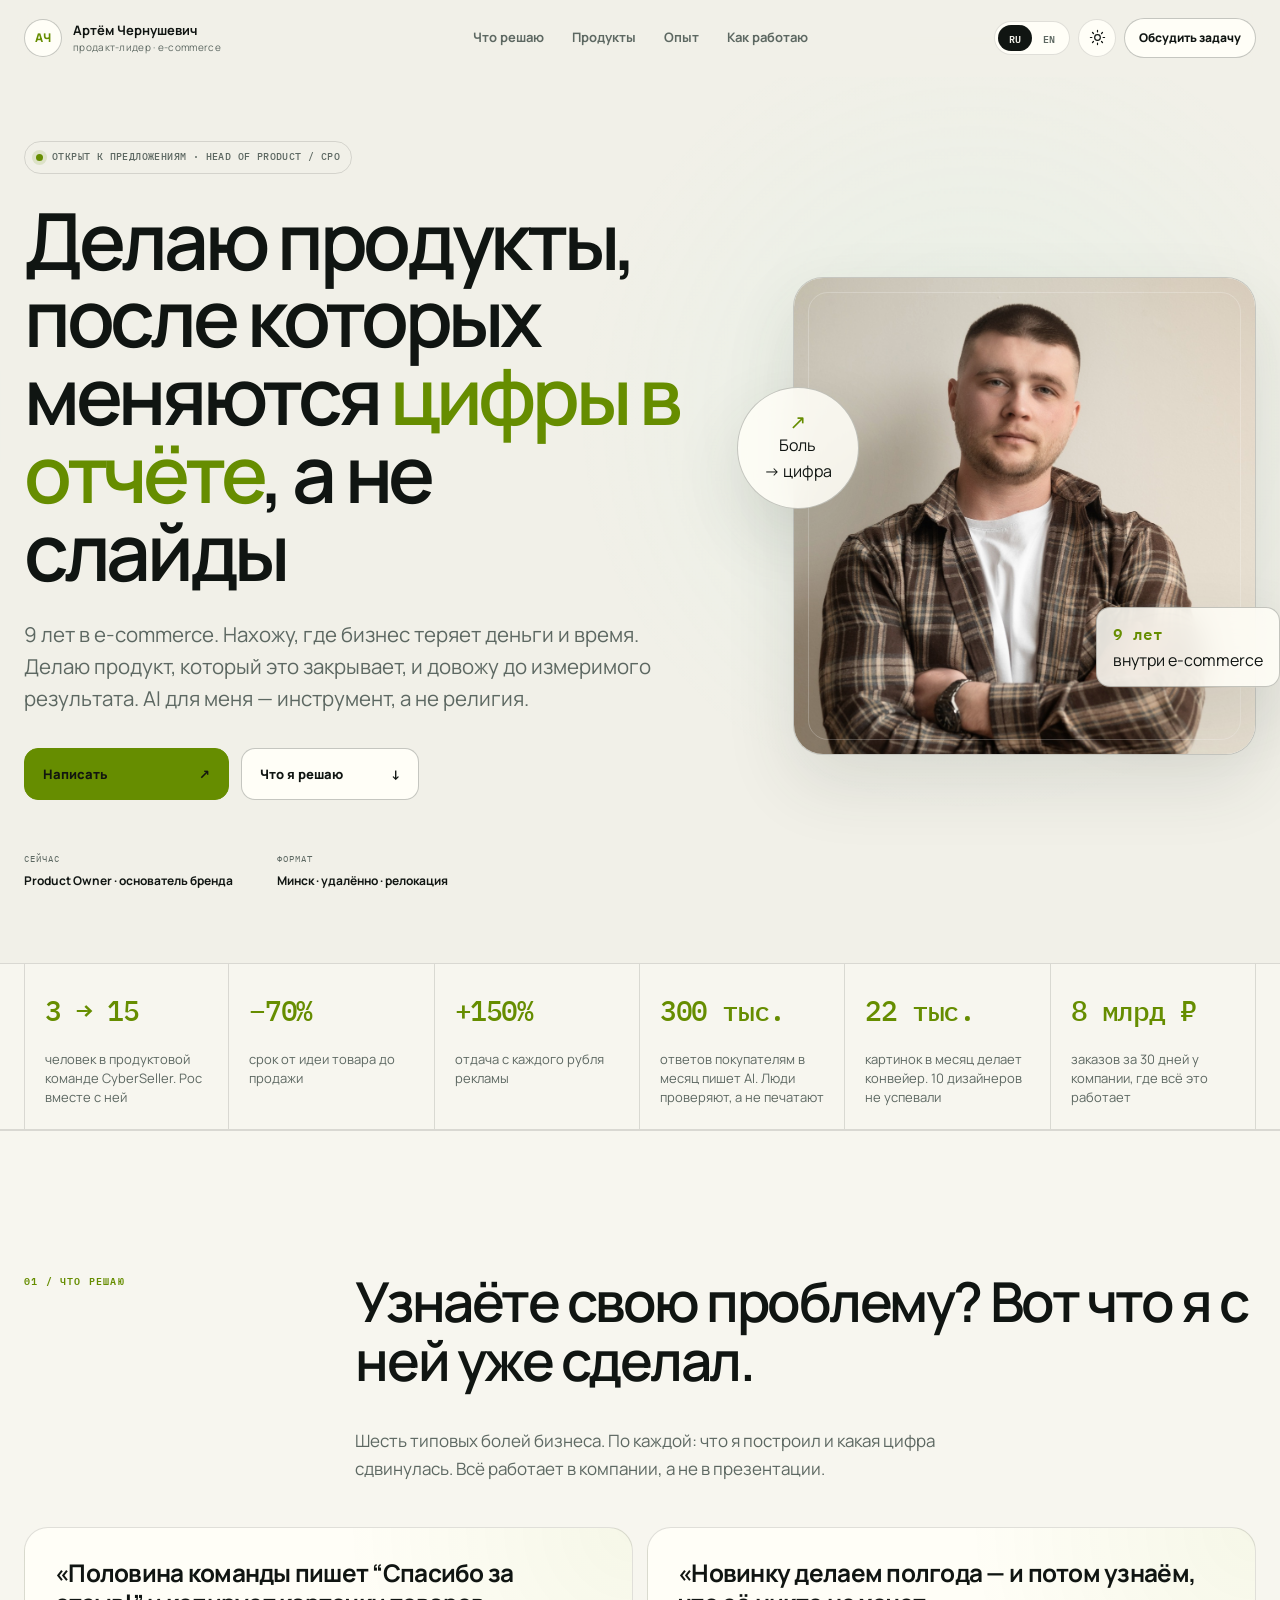
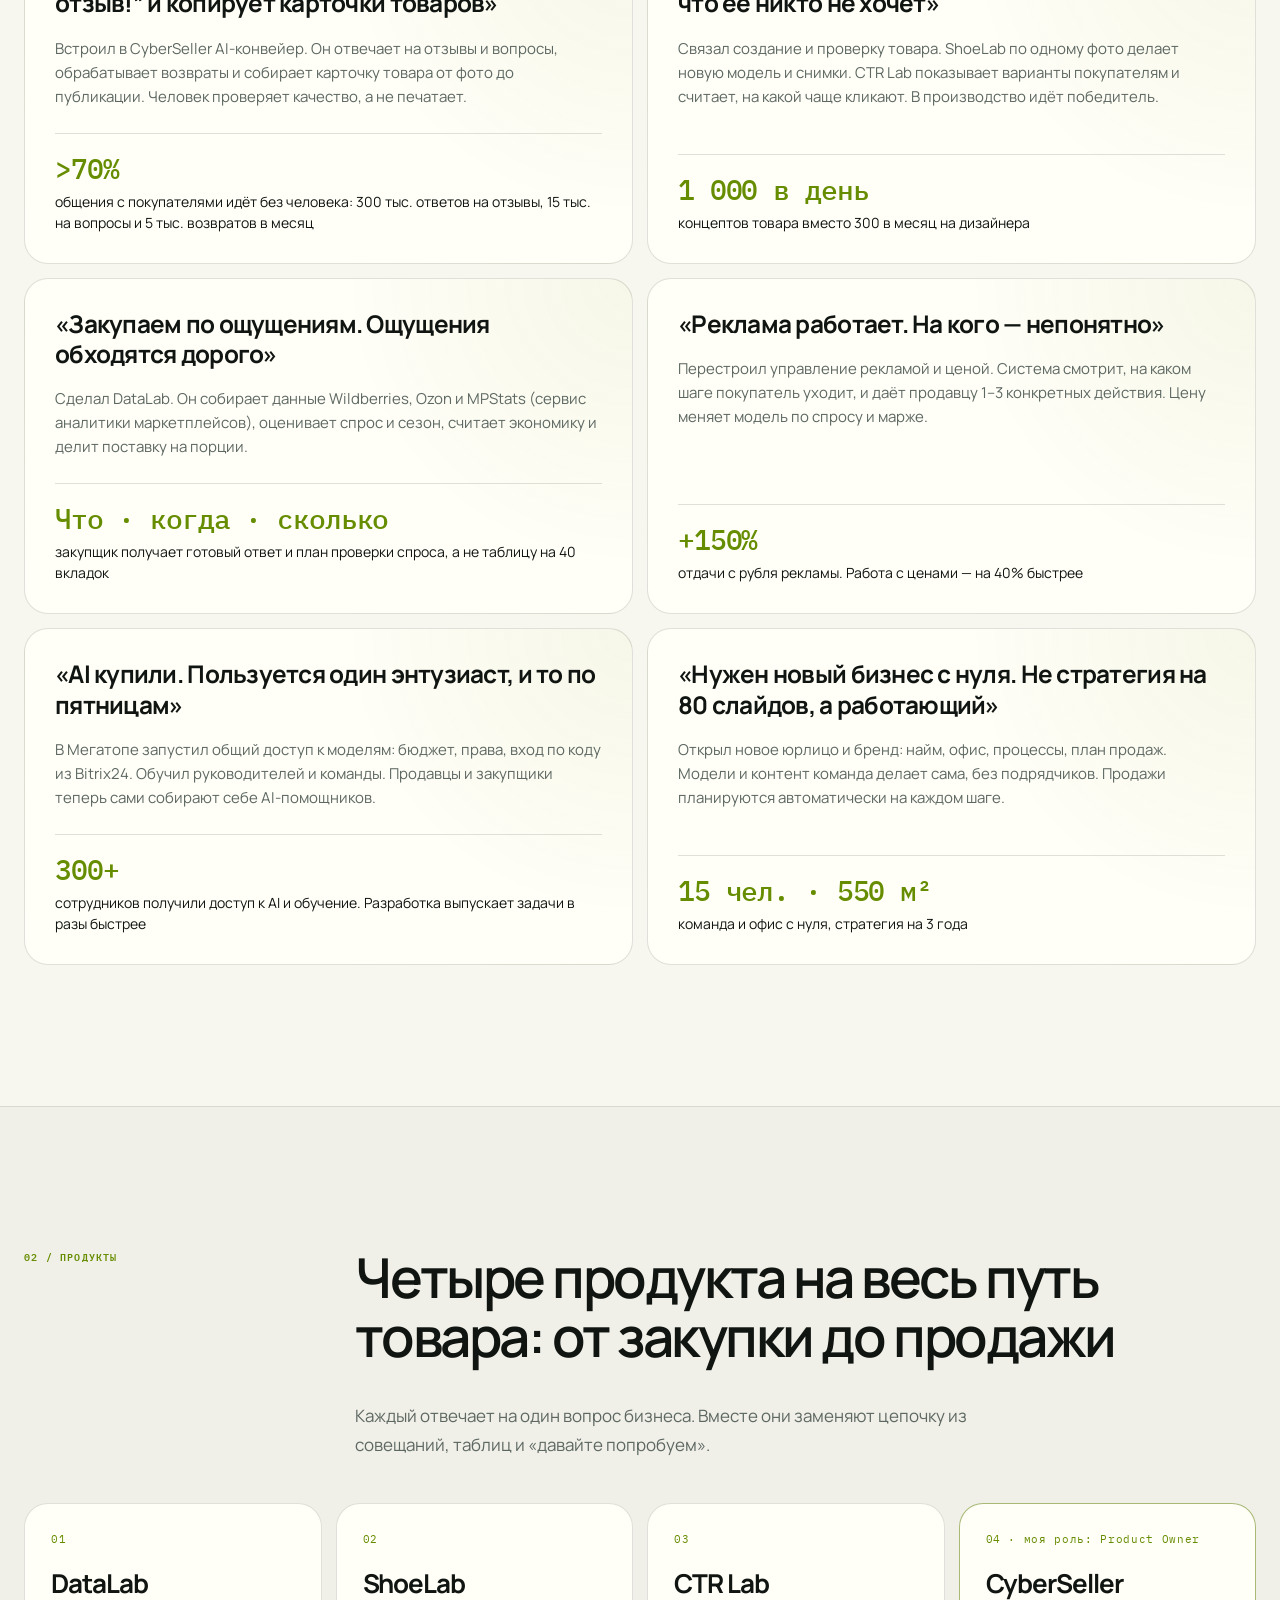
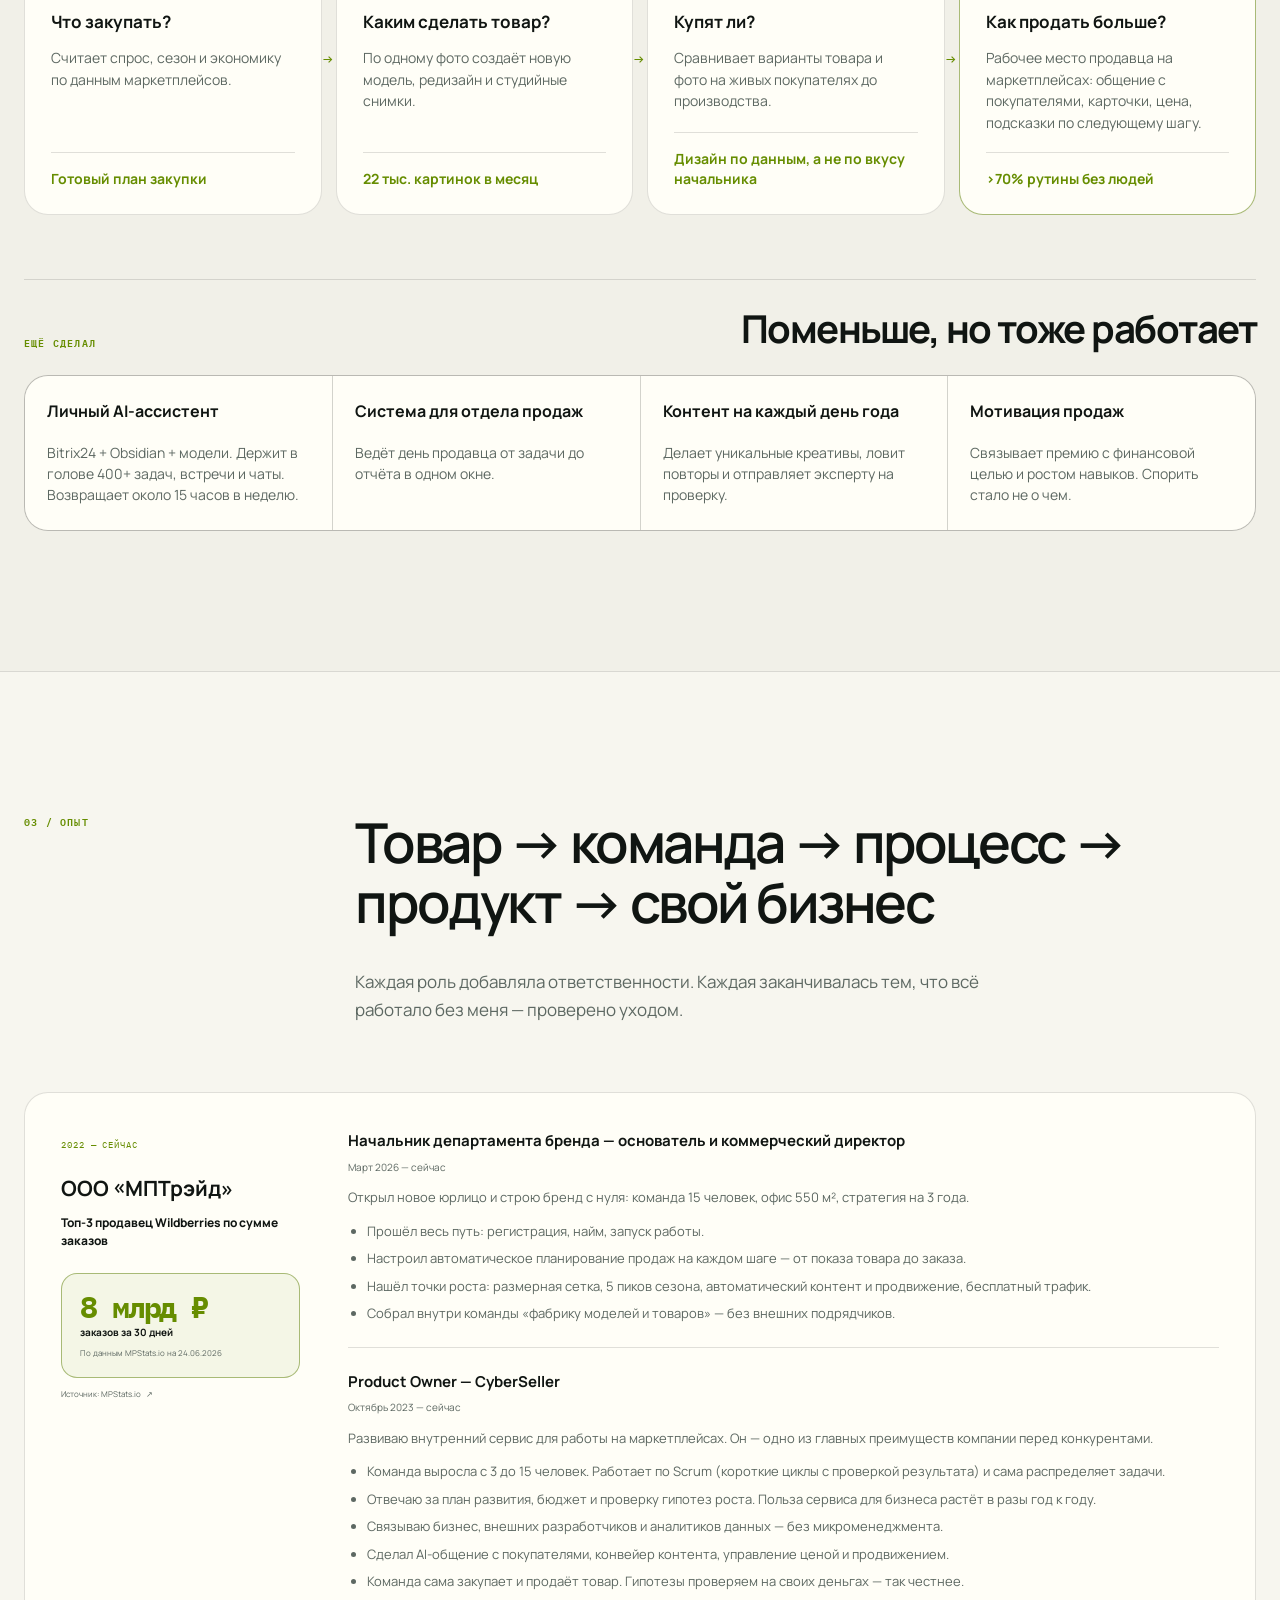
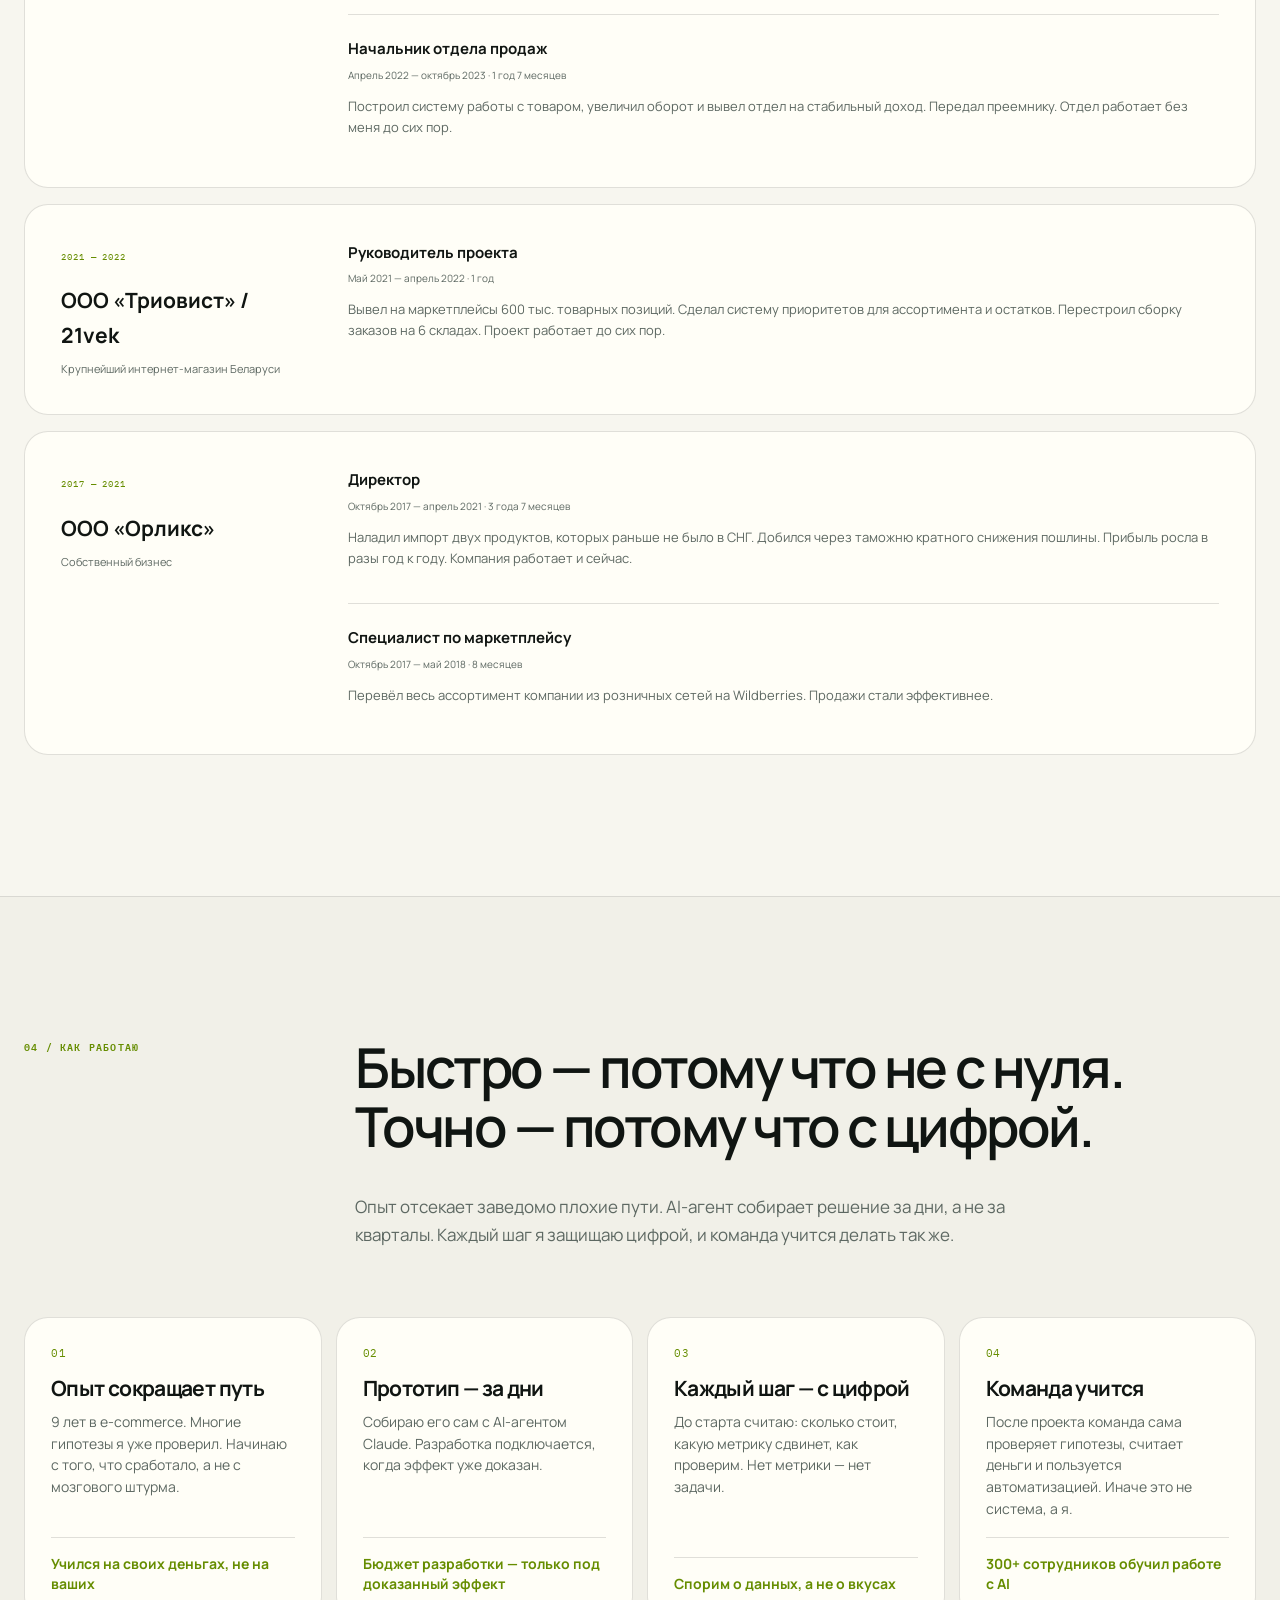
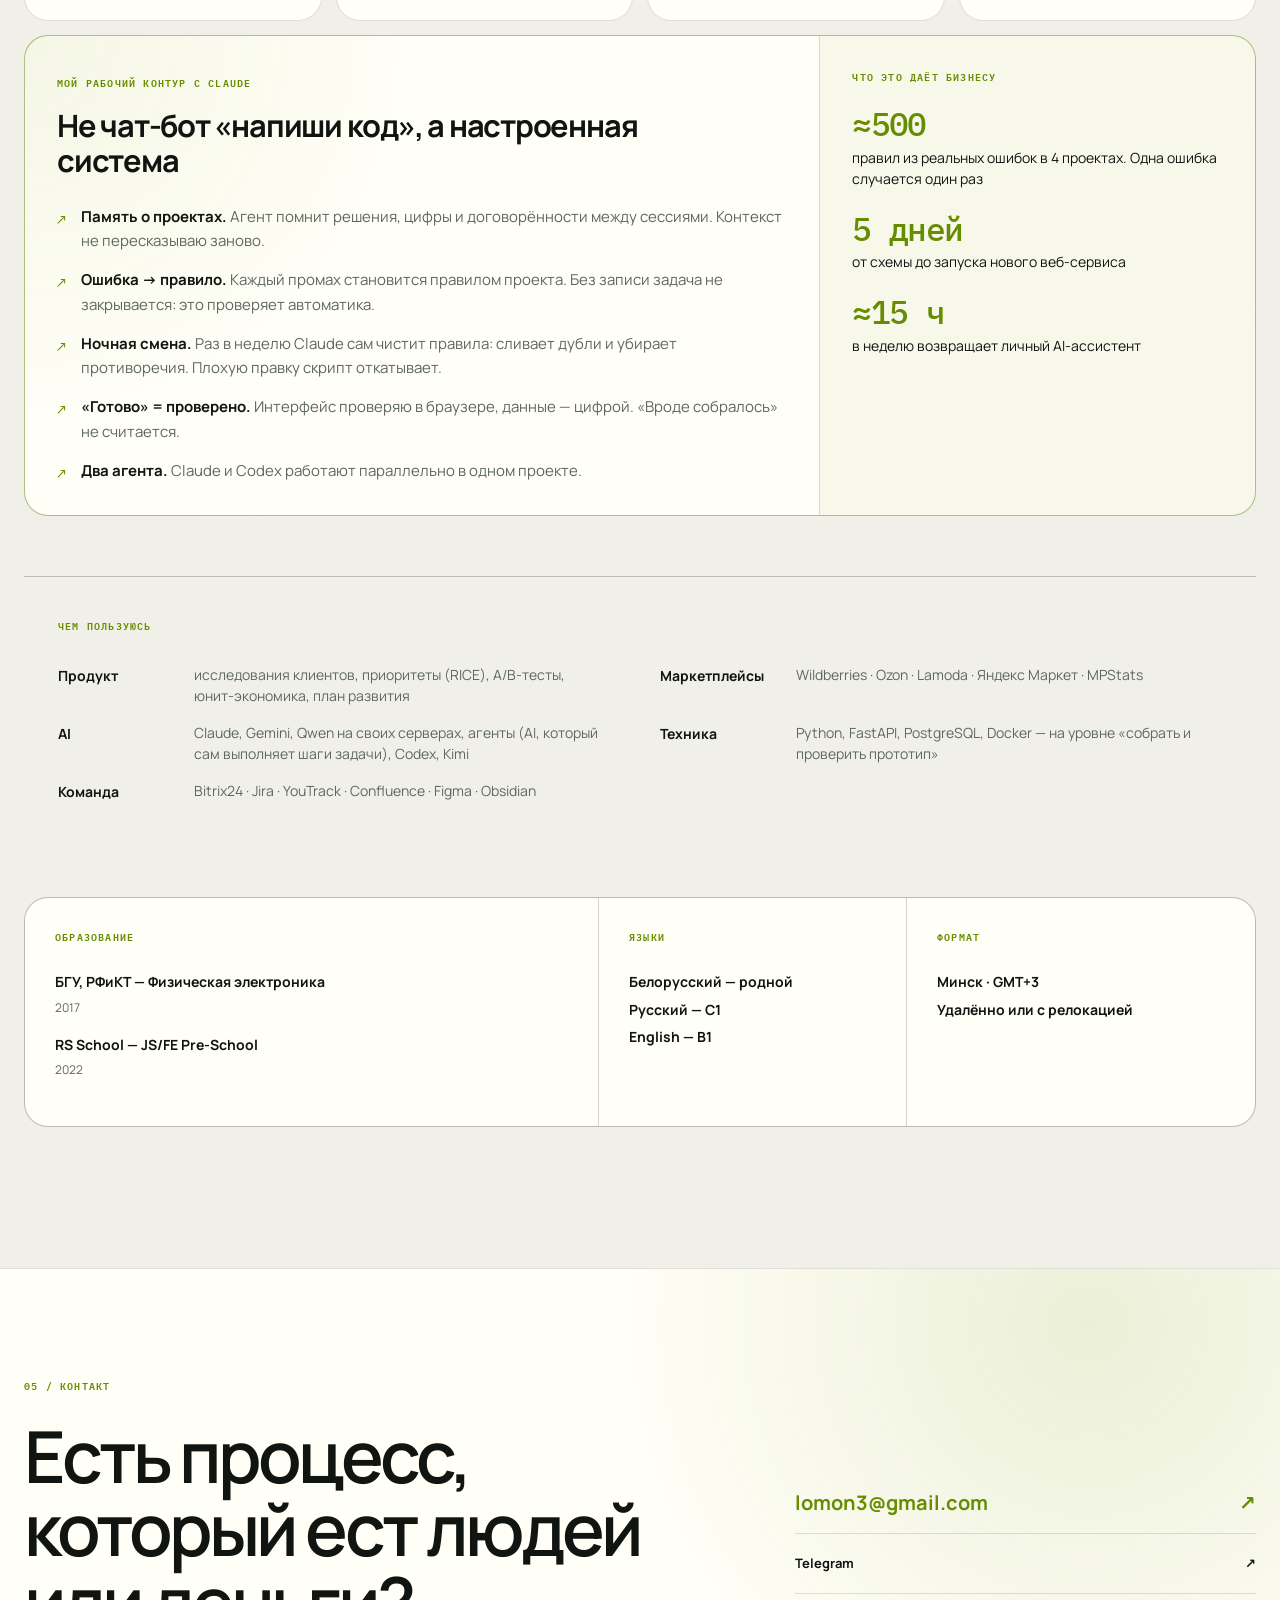
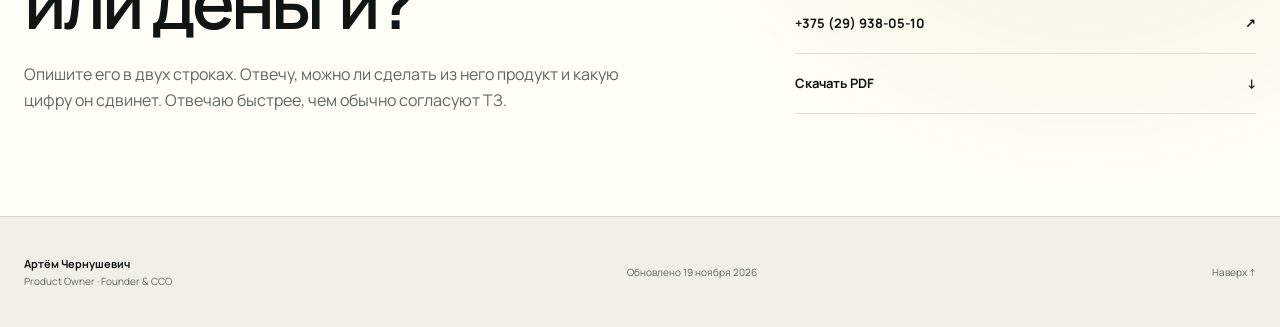
<file: index.html>
<!doctype html>
<html lang="ru" itemscope itemtype="https://schema.org/Person">
<head>
  <meta charset="utf-8">
  <meta name="viewport" content="width=device-width, initial-scale=1">
  <meta name="theme-color" content="#0b100f">
  <link rel="icon" href="data:image/svg+xml,%3Csvg xmlns='http://www.w3.org/2000/svg' viewBox='0 0 64 64'%3E%3Crect width='64' height='64' rx='32' fill='%230b100f'/%3E%3Ctext x='32' y='39' text-anchor='middle' font-family='Arial' font-size='22' font-weight='700' fill='%23d7ff45'%3EAC%3C/text%3E%3C/svg%3E">
  <title>Артём Чернушевич — продакт‑лидер в e‑commerce</title>
  <meta name="description" content="Продакт‑лидер в e‑commerce: нахожу, где бизнес теряет деньги и время, делаю продукт, который это закрывает, и довожу до цифры в отчёте.">
  <meta property="og:type" content="profile">
  <meta property="og:title" content="Артём Чернушевич — продакт‑лидер в e‑commerce">
  <meta property="og:description" content="Команда 3 → 15, срок вывода товара −70%, 300 тыс. ответов покупателям в месяц без людей. 9 лет в e‑commerce.">
  <meta property="og:image" content="https://lomon3.github.io/profile-portrait.jpg">
  <meta property="og:url" content="https://lomon3.github.io/">
  <link rel="preconnect" href="https://fonts.googleapis.com">
  <link rel="preconnect" href="https://fonts.gstatic.com" crossorigin>
  <link href="https://fonts.googleapis.com/css2?family=IBM+Plex+Mono:wght@400;500;600&amp;family=Manrope:wght@400;500;600;700;800&amp;display=swap" rel="stylesheet">
  <link rel="stylesheet" href="./styles.css">
  <script type="application/ld+json">
  {
    "@context": "https://schema.org",
    "@type": "Person",
    "name": "Артём Чернушевич",
    "url": "https://lomon3.github.io/",
    "image": "https://lomon3.github.io/profile-portrait.jpg",
    "jobTitle": "Product Leader, e-commerce",
    "email": "mailto:lomon3@gmail.com",
    "telephone": "+375299380510",
    "address": {"@type": "PostalAddress", "addressLocality": "Минск", "addressCountry": "BY"},
    "knowsAbout": ["Product Management", "e-commerce", "Marketplaces", "Wildberries", "Ozon", "AI products", "LLM", "AI Agents", "Dynamic Pricing", "Unit economics", "A/B testing", "Team building"],
    "sameAs": ["https://t.me/ArChernushevich", "https://by.linkedin.com/in/artyom-chernushevich-39215917b"]
  }
  </script>
  <!--
    Счётчик посещений (GoatCounter): без cookie и персональных данных.
    Настройка: зарегистрировать сайт на goatcounter.com и вписать свой код в SITE_CODE.
    Свои заходы не считать: в консоли браузера — localStorage.setItem('skipgc', 't')
  -->
  <script>
    (function () {
      var SITE_CODE = 'lomon3';
      if (SITE_CODE === 'YOURCODE') return;
      try { if (localStorage.getItem('skipgc') === 't') return; } catch (e) {}
      var s = document.createElement('script');
      s.async = true;
      s.src = '//gc.zgo.at/count.js';
      s.setAttribute('data-goatcounter', 'https://' + SITE_CODE + '.goatcounter.com/count');
      document.head.appendChild(s);
    })();
  </script>
</head>
<body data-theme="dark" data-lang="ru">
  <div class="scroll-progress" id="scrollProgress" aria-hidden="true"></div>

  <header class="topbar">
    <nav class="nav shell" aria-label="Основная навигация">
      <a class="brand" href="#top" aria-label="Артём Чернушевич — наверх">
        <span class="brand-mark">АЧ</span>
        <span class="brand-copy">
          <strong>Артём Чернушевич</strong>
          <small class="lang-ru">продакт‑лидер · e‑commerce</small>
          <small class="lang-en">product leader · e‑commerce</small>
        </span>
      </a>

      <div class="nav-links">
        <a href="#pains"><span class="lang-ru">Что решаю</span><span class="lang-en">Problems I solve</span></a>
        <a href="#products"><span class="lang-ru">Продукты</span><span class="lang-en">Products</span></a>
        <a href="#experience"><span class="lang-ru">Опыт</span><span class="lang-en">Experience</span></a>
        <a href="#approach"><span class="lang-ru">Как работаю</span><span class="lang-en">How I work</span></a>
      </div>

      <div class="nav-actions">
        <div class="segmented" aria-label="Language">
          <button class="lang-button is-active" type="button" data-set-lang="ru" aria-pressed="true">RU</button>
          <button class="lang-button" type="button" data-set-lang="en" aria-pressed="false">EN</button>
        </div>
        <button class="icon-button" id="themeButton" type="button" aria-label="Переключить тему">
          <svg class="theme-sun" viewBox="0 0 24 24" aria-hidden="true"><circle cx="12" cy="12" r="4"/><path d="M12 2v2m0 16v2M4.93 4.93l1.42 1.42m11.3 11.3 1.42 1.42M2 12h2m16 0h2M4.93 19.07l1.42-1.42m11.3-11.3 1.42-1.42"/></svg>
          <svg class="theme-moon" viewBox="0 0 24 24" aria-hidden="true"><path d="M20.5 14.2A8.5 8.5 0 0 1 9.8 3.5 8.5 8.5 0 1 0 20.5 14.2Z"/></svg>
        </button>
        <a class="nav-cta" href="#contact">
          <span class="lang-ru">Обсудить задачу</span><span class="lang-en">Let’s talk</span>
        </a>
      </div>
    </nav>
  </header>

  <main id="top">
    <section class="hero shell">
      <div class="hero-copy reveal">
        <div class="print-identity print-only">
          <strong class="lang-ru">Артём Чернушевич</strong>
          <strong class="lang-en">Artyom Chernushevich</strong>
          <span class="lang-ru">Продакт‑лидер · e‑commerce</span>
          <span class="lang-en">Product leader · e‑commerce</span>
        </div>

        <div class="eyebrow">
          <span class="status-dot" aria-hidden="true"></span>
          <span class="lang-ru">Открыт к предложениям · Head of Product / CPO</span>
          <span class="lang-en">Open to offers · Head of Product / CPO</span>
        </div>

        <h1>
          <span class="lang-ru">Делаю продукты, после которых меняются <em>цифры в отчёте</em>, а не слайды</span>
          <span class="lang-en">I build products that change <em>the numbers in the report</em>, not the slides</span>
        </h1>

        <p class="hero-lead lang-ru">9 лет в e‑commerce. Нахожу, где бизнес теряет деньги и время. Делаю продукт, который это закрывает, и довожу до измеримого результата. AI для меня — инструмент, а не религия.</p>
        <p class="hero-lead lang-en">9 years in e‑commerce. I find where a business loses money and time, build the product that fixes it and push it to a measurable result. AI is a tool for me, not a religion.</p>

        <div class="hero-actions">
          <a class="button button-primary" href="mailto:lomon3@gmail.com">
            <span class="lang-ru">Написать</span><span class="lang-en">Get in touch</span>
            <span aria-hidden="true">↗</span>
          </a>
          <a class="button button-ghost" href="#pains">
            <span class="lang-ru">Что я решаю</span><span class="lang-en">What I solve</span>
            <span aria-hidden="true">↓</span>
          </a>
        </div>

        <div class="hero-facts">
          <div>
            <span class="fact-label lang-ru">Сейчас</span><span class="fact-label lang-en">Now</span>
            <strong class="lang-ru">Product Owner · основатель бренда</strong>
            <strong class="lang-en">Product Owner · brand founder</strong>
          </div>
          <div>
            <span class="fact-label lang-ru">Формат</span><span class="fact-label lang-en">Format</span>
            <strong class="lang-ru">Минск · удалённо · релокация</strong>
            <strong class="lang-en">Minsk · remote · relocation</strong>
          </div>
        </div>

        <div class="print-contact print-only">
          <a href="mailto:lomon3@gmail.com">lomon3@gmail.com</a>
          <a href="https://t.me/ArChernushevich">t.me/ArChernushevich</a>
          <a href="tel:+375299380510">+375 (29) 938‑05‑10</a>
          <a href="https://lomon3.github.io/">lomon3.github.io</a>
        </div>
      </div>

      <aside class="hero-visual reveal">
        <div class="portrait-wrap">
          <img src="./profile-portrait.jpg" alt="Артём Чернушевич" width="1201" height="1800">
        </div>
        <div class="orbit-card orbit-card-one">
          <span class="orbit-icon">↗</span>
          <span class="lang-ru">Боль<br>→ цифра</span>
          <span class="lang-en">Pain<br>→ number</span>
        </div>
        <div class="orbit-card orbit-card-two">
          <span class="orbit-value lang-ru">9 лет</span><span class="orbit-value lang-en">9 yrs</span>
          <span class="lang-ru">внутри e‑commerce</span>
          <span class="lang-en">inside e‑commerce</span>
        </div>
      </aside>
    </section>

    <section class="proof-strip" aria-label="Ключевые результаты">
      <div class="shell metrics-grid">
        <article class="metric reveal">
          <strong>3 → 15</strong>
          <span class="lang-ru">человек в продуктовой команде CyberSeller. Рос вместе с ней</span>
          <span class="lang-en">people in the CyberSeller product team. I grew with it</span>
        </article>
        <article class="metric reveal">
          <strong>−70%</strong>
          <span class="lang-ru">срок от идеи товара до продажи</span>
          <span class="lang-en">time from product idea to first sale</span>
        </article>
        <article class="metric reveal">
          <strong>+150%</strong>
          <span class="lang-ru">отдача с каждого рубля рекламы</span>
          <span class="lang-en">return on every ruble of ad spend</span>
        </article>
        <article class="metric reveal">
          <strong class="lang-ru">300 тыс.</strong><strong class="lang-en">300K</strong>
          <span class="lang-ru">ответов покупателям в месяц пишет AI. Люди проверяют, а не печатают</span>
          <span class="lang-en">customer replies a month written by AI. People review instead of typing</span>
        </article>
        <article class="metric reveal">
          <strong class="lang-ru">22 тыс.</strong><strong class="lang-en">22K</strong>
          <span class="lang-ru">картинок в месяц делает конвейер. 10 дизайнеров не успевали</span>
          <span class="lang-en">images a month from the pipeline. 10 designers couldn’t keep up</span>
        </article>
        <article class="metric reveal">
          <strong class="lang-ru">8 млрд ₽</strong><strong class="lang-en">₽8B</strong>
          <span class="lang-ru">заказов за 30 дней у компании, где всё это работает</span>
          <span class="lang-en">30‑day orders at the company where all this runs</span>
        </article>
      </div>
    </section>

    <section class="section pains-section" id="pains">
      <div class="shell">
        <div class="section-intro section-intro-wide reveal">
          <span class="section-kicker lang-ru">01 / ЧТО РЕШАЮ</span><span class="section-kicker lang-en">01 / PROBLEMS I SOLVE</span>
          <h2 class="lang-ru">Узнаёте свою проблему? Вот что я с ней уже сделал.</h2>
          <h2 class="lang-en">Recognise your problem? Here is what I already did about it.</h2>
          <p class="lang-ru">Шесть типовых болей бизнеса. По каждой: что я построил и какая цифра сдвинулась. Всё работает в компании, а не в презентации.</p>
          <p class="lang-en">Six common business pains. For each: what I built and which number moved. All of it runs in the company, not in a deck.</p>
        </div>

        <div class="pain-grid">
          <article class="pain-card reveal">
            <p class="pain-quote lang-ru">«Половина команды пишет “Спасибо за отзыв!” и копирует карточки товаров»</p>
            <p class="pain-quote lang-en">“Half the team types ‘Thanks for your review!’ and copies product listings”</p>
            <p class="pain-did lang-ru">Встроил в CyberSeller AI‑конвейер. Он отвечает на отзывы и вопросы, обрабатывает возвраты и собирает карточку товара от фото до публикации. Человек проверяет качество, а не печатает.</p>
            <p class="pain-did lang-en">Built an AI pipeline into CyberSeller. It answers reviews and questions, handles returns and builds a product listing from photo to publication. People check quality instead of typing.</p>
            <div class="pain-result">
              <strong>&gt;70%</strong>
              <span class="lang-ru">общения с покупателями идёт без человека: 300 тыс. ответов на отзывы, 15 тыс. на вопросы и 5 тыс. возвратов в месяц</span>
              <span class="lang-en">of customer communication runs without a human: 300K review replies, 15K answers and 5K returns a month</span>
            </div>
          </article>

          <article class="pain-card reveal">
            <p class="pain-quote lang-ru">«Новинку делаем полгода — и потом узнаём, что её никто не хочет»</p>
            <p class="pain-quote lang-en">“We spend six months on a new product, then learn nobody wants it”</p>
            <p class="pain-did lang-ru">Связал создание и проверку товара. ShoeLab по одному фото делает новую модель и снимки. CTR Lab показывает варианты покупателям и считает, на какой чаще кликают. В производство идёт победитель.</p>
            <p class="pain-did lang-en">Connected product creation and validation. ShoeLab turns one photo into a new design and imagery. CTR Lab shows the variants to shoppers and counts which one gets more clicks. Only the winner goes to production.</p>
            <div class="pain-result">
              <strong class="lang-ru">1 000 в день</strong><strong class="lang-en">1,000 a day</strong>
              <span class="lang-ru">концептов товара вместо 300 в месяц на дизайнера</span>
              <span class="lang-en">product concepts instead of 300 a month per designer</span>
            </div>
          </article>

          <article class="pain-card reveal">
            <p class="pain-quote lang-ru">«Закупаем по ощущениям. Ощущения обходятся дорого»</p>
            <p class="pain-quote lang-en">“We buy stock on gut feeling. Gut feeling is expensive”</p>
            <p class="pain-did lang-ru">Сделал DataLab. Он собирает данные Wildberries, Ozon и MPStats (сервис аналитики маркетплейсов), оценивает спрос и сезон, считает экономику и делит поставку на порции.</p>
            <p class="pain-did lang-en">Built DataLab. It pulls data from Wildberries, Ozon and MPStats (a marketplace analytics service), estimates demand and seasonality, runs the economics and splits supply into waves.</p>
            <div class="pain-result">
              <strong class="lang-ru">Что · когда · сколько</strong><strong class="lang-en">What · when · how much</strong>
              <span class="lang-ru">закупщик получает готовый ответ и план проверки спроса, а не таблицу на 40 вкладок</span>
              <span class="lang-en">the buyer gets a ready answer and a demand test plan, not a 40‑tab spreadsheet</span>
            </div>
          </article>

          <article class="pain-card reveal">
            <p class="pain-quote lang-ru">«Реклама работает. На кого — непонятно»</p>
            <p class="pain-quote lang-en">“Ads are working. For whom — nobody knows”</p>
            <p class="pain-did lang-ru">Перестроил управление рекламой и ценой. Система смотрит, на каком шаге покупатель уходит, и даёт продавцу 1–3 конкретных действия. Цену меняет модель по спросу и марже.</p>
            <p class="pain-did lang-en">Rebuilt how ads and prices are managed. The system finds the step where shoppers drop off and gives the seller 1–3 specific actions. A model sets the price based on demand and margin.</p>
            <div class="pain-result">
              <strong>+150%</strong>
              <span class="lang-ru">отдачи с рубля рекламы. Работа с ценами — на 40% быстрее</span>
              <span class="lang-en">return per ruble of ads. Pricing work 40% faster</span>
            </div>
          </article>

          <article class="pain-card reveal">
            <p class="pain-quote lang-ru">«AI купили. Пользуется один энтузиаст, и то по пятницам»</p>
            <p class="pain-quote lang-en">“We bought AI. One enthusiast uses it, on Fridays”</p>
            <p class="pain-did lang-ru">В Мегатопе запустил общий доступ к моделям: бюджет, права, вход по коду из Bitrix24. Обучил руководителей и команды. Продавцы и закупщики теперь сами собирают себе AI‑помощников.</p>
            <p class="pain-did lang-en">At Megatop I launched shared access to AI models: budget, permissions, sign‑in with a Bitrix24 code. Trained managers and teams. Sellers and buyers now build their own AI helpers.</p>
            <div class="pain-result">
              <strong>300+</strong>
              <span class="lang-ru">сотрудников получили доступ к AI и обучение. Разработка выпускает задачи в разы быстрее</span>
              <span class="lang-en">employees got AI access and training. Developers ship several times faster</span>
            </div>
          </article>

          <article class="pain-card reveal">
            <p class="pain-quote lang-ru">«Нужен новый бизнес с нуля. Не стратегия на 80 слайдов, а работающий»</p>
            <p class="pain-quote lang-en">“We need a new business from scratch. Not an 80‑slide strategy — a working one”</p>
            <p class="pain-did lang-ru">Открыл новое юрлицо и бренд: найм, офис, процессы, план продаж. Модели и контент команда делает сама, без подрядчиков. Продажи планируются автоматически на каждом шаге.</p>
            <p class="pain-did lang-en">Set up a new legal entity and brand: hiring, office, processes, sales plan. The team designs products and content in‑house, no contractors. Sales are planned automatically at every step.</p>
            <div class="pain-result">
              <strong class="lang-ru">15 чел. · 550 м²</strong><strong class="lang-en">15 people · 550 m²</strong>
              <span class="lang-ru">команда и офис с нуля, стратегия на 3 года</span>
              <span class="lang-en">team and office from zero, 3‑year strategy</span>
            </div>
          </article>
        </div>
      </div>
    </section>

    <section class="section products-section" id="products">
      <div class="shell">
        <div class="section-intro section-intro-wide reveal">
          <span class="section-kicker lang-ru">02 / ПРОДУКТЫ</span><span class="section-kicker lang-en">02 / PRODUCTS</span>
          <h2 class="lang-ru">Четыре продукта на весь путь товара: от закупки до продажи</h2>
          <h2 class="lang-en">Four products across the whole product journey: from buying to selling</h2>
          <p class="lang-ru">Каждый отвечает на один вопрос бизнеса. Вместе они заменяют цепочку из совещаний, таблиц и «давайте попробуем».</p>
          <p class="lang-en">Each answers one business question. Together they replace a chain of meetings, spreadsheets and “let’s just try it”.</p>
        </div>

        <div class="journey">
          <article class="journey-step reveal">
            <span class="journey-num">01</span>
            <h3>DataLab</h3>
            <p class="journey-q lang-ru">Что закупать?</p><p class="journey-q lang-en">What to buy?</p>
            <p class="lang-ru">Считает спрос, сезон и экономику по данным маркетплейсов.</p>
            <p class="lang-en">Calculates demand, season and economics from marketplace data.</p>
            <strong class="journey-out lang-ru">Готовый план закупки</strong><strong class="journey-out lang-en">A ready purchase plan</strong>
          </article>
          <article class="journey-step reveal">
            <span class="journey-num">02</span>
            <h3>ShoeLab</h3>
            <p class="journey-q lang-ru">Каким сделать товар?</p><p class="journey-q lang-en">What should it look like?</p>
            <p class="lang-ru">По одному фото создаёт новую модель, редизайн и студийные снимки.</p>
            <p class="lang-en">Turns one photo into a new design, a redesign and studio shots.</p>
            <strong class="journey-out lang-ru">22 тыс. картинок в месяц</strong><strong class="journey-out lang-en">22K images a month</strong>
          </article>
          <article class="journey-step reveal">
            <span class="journey-num">03</span>
            <h3>CTR Lab</h3>
            <p class="journey-q lang-ru">Купят ли?</p><p class="journey-q lang-en">Will people buy it?</p>
            <p class="lang-ru">Сравнивает варианты товара и фото на живых покупателях до производства.</p>
            <p class="lang-en">Tests product and photo variants on real shoppers before production.</p>
            <strong class="journey-out lang-ru">Дизайн по данным, а не по вкусу начальника</strong><strong class="journey-out lang-en">Design by data, not by the boss’s taste</strong>
          </article>
          <article class="journey-step journey-step-main reveal">
            <span class="journey-num">04 · <span class="lang-ru">моя роль: Product Owner</span><span class="lang-en">my role: Product Owner</span></span>
            <h3>CyberSeller</h3>
            <p class="journey-q lang-ru">Как продать больше?</p><p class="journey-q lang-en">How to sell more?</p>
            <p class="lang-ru">Рабочее место продавца на маркетплейсах: общение с покупателями, карточки, цена, подсказки по следующему шагу.</p>
            <p class="lang-en">The marketplace seller’s workspace: customer replies, listings, pricing and next‑step advice.</p>
            <strong class="journey-out lang-ru">&gt;70% рутины без людей</strong><strong class="journey-out lang-en">&gt;70% of routine without people</strong>
          </article>
        </div>

        <div class="supporting-heading reveal">
          <span class="section-kicker lang-ru">ЕЩЁ СДЕЛАЛ</span><span class="section-kicker lang-en">ALSO BUILT</span>
          <h3 class="lang-ru">Поменьше, но тоже работает</h3>
          <h3 class="lang-en">Smaller, but also in use</h3>
        </div>
        <div class="supporting-grid">
          <article class="reveal"><strong class="lang-ru">Личный AI‑ассистент</strong><strong class="lang-en">Personal AI assistant</strong><p class="lang-ru">Bitrix24 + Obsidian + модели. Держит в голове 400+ задач, встречи и чаты. Возвращает около 15 часов в неделю.</p><p class="lang-en">Bitrix24 + Obsidian + models. Keeps 400+ tasks, meetings and chats in view. Gives back about 15 hours a week.</p></article>
          <article class="reveal"><strong class="lang-ru">Система для отдела продаж</strong><strong class="lang-en">Sales team system</strong><p class="lang-ru">Ведёт день продавца от задачи до отчёта в одном окне.</p><p class="lang-en">Runs a seller’s day from task to report in one window.</p></article>
          <article class="reveal"><strong class="lang-ru">Контент на каждый день года</strong><strong class="lang-en">Content for every day of the year</strong><p class="lang-ru">Делает уникальные креативы, ловит повторы и отправляет эксперту на проверку.</p><p class="lang-en">Makes unique creatives, catches repeats and sends them to an expert for review.</p></article>
          <article class="reveal"><strong class="lang-ru">Мотивация продаж</strong><strong class="lang-en">Sales motivation</strong><p class="lang-ru">Связывает премию с финансовой целью и ростом навыков. Спорить стало не о чем.</p><p class="lang-en">Ties bonuses to financial targets and skill growth. Nothing left to argue about.</p></article>
        </div>
      </div>
    </section>

    <section class="section experience-section" id="experience">
      <div class="shell">
        <div class="section-intro reveal">
          <span class="section-kicker lang-ru">03 / ОПЫТ</span><span class="section-kicker lang-en">03 / EXPERIENCE</span>
          <h2 class="lang-ru">Товар → команда → процесс → продукт → свой бизнес</h2>
          <h2 class="lang-en">Product → team → process → platform → own business</h2>
          <p class="lang-ru">Каждая роль добавляла ответственности. Каждая заканчивалась тем, что всё работало без меня — проверено уходом.</p>
          <p class="lang-en">Each role added ownership. Each ended with things running without me — tested by leaving.</p>
        </div>

        <div class="timeline">
          <article class="timeline-company reveal">
            <div class="timeline-meta">
              <span class="company-year">2022 — <span class="lang-ru">СЕЙЧАС</span><span class="lang-en">NOW</span></span>
              <h3>ООО «МПТрэйд»</h3>
              <p class="company-rank lang-ru">Топ‑3 продавец Wildberries по сумме заказов</p>
              <p class="company-rank lang-en">Top‑3 Wildberries seller by order value</p>
              <div class="company-scale">
                <strong class="lang-ru">8 млрд ₽</strong><strong class="lang-en">₽8B</strong>
                <span class="lang-ru">заказов за 30 дней</span>
                <span class="lang-en">orders over 30 days</span>
                <small class="lang-ru">По данным MPStats.io на 24.06.2026</small>
                <small class="lang-en">According to MPStats.io as of Jun 24, 2026</small>
              </div>
              <a class="company-source" href="https://mpstats.io/wb/top-sellers" target="_blank" rel="noopener">
                <span class="lang-ru">Источник: MPStats.io</span>
                <span class="lang-en">Source: MPStats.io</span>
                <span aria-hidden="true">↗</span>
              </a>
            </div>
            <div class="timeline-roles">
              <article class="role">
                <header class="role-header">
                  <span><strong class="lang-ru">Начальник департамента бренда — основатель и коммерческий директор</strong><strong class="lang-en">Head of Brand Department — Founder &amp; CCO</strong><small class="lang-ru">Март 2026 — сейчас</small><small class="lang-en">Mar 2026 — present</small></span>
                </header>
                <div class="role-content">
                  <p class="lang-ru">Открыл новое юрлицо и строю бренд с нуля: команда 15 человек, офис 550 м², стратегия на 3 года.</p>
                  <p class="lang-en">Founded a new legal entity and am building the brand from zero: 15‑person team, 550 m² office, 3‑year strategy.</p>
                  <ul class="lang-ru">
                    <li>Прошёл весь путь: регистрация, найм, запуск работы.</li>
                    <li>Настроил автоматическое планирование продаж на каждом шаге — от показа товара до заказа.</li>
                    <li>Нашёл точки роста: размерная сетка, 5 пиков сезона, автоматический контент и продвижение, бесплатный трафик.</li>
                    <li>Собрал внутри команды «фабрику моделей и товаров» — без внешних подрядчиков.</li>
                  </ul>
                  <ul class="lang-en">
                    <li>Covered the full path: registration, hiring, launch.</li>
                    <li>Set up automated sales planning at every step, from product view to order.</li>
                    <li>Found growth levers: size range, 5 seasonal peaks, automated content and promotion, organic traffic.</li>
                    <li>Built an in‑house “product factory” with no external contractors.</li>
                  </ul>
                </div>
              </article>

              <article class="role">
                <header class="role-header">
                  <span><strong>Product Owner — CyberSeller</strong><small class="lang-ru">Октябрь 2023 — сейчас</small><small class="lang-en">Oct 2023 — present</small></span>
                </header>
                <div class="role-content">
                  <p class="lang-ru">Развиваю внутренний сервис для работы на маркетплейсах. Он — одно из главных преимуществ компании перед конкурентами.</p>
                  <p class="lang-en">I run an in‑house marketplace platform. It is one of the company’s main edges over competitors.</p>
                  <ul class="lang-ru">
                    <li>Команда выросла с 3 до 15 человек. Работает по Scrum (короткие циклы с проверкой результата) и сама распределяет задачи.</li>
                    <li>Отвечаю за план развития, бюджет и проверку гипотез роста. Польза сервиса для бизнеса растёт в разы год к году.</li>
                    <li>Связываю бизнес, внешних разработчиков и аналитиков данных — без микроменеджмента.</li>
                    <li>Сделал AI‑общение с покупателями, конвейер контента, управление ценой и продвижением.</li>
                    <li>Команда сама закупает и продаёт товар. Гипотезы проверяем на своих деньгах — так честнее.</li>
                  </ul>
                  <ul class="lang-en">
                    <li>Team grew from 3 to 15. It works in Scrum (short cycles with result reviews) and self‑organises.</li>
                    <li>I own the roadmap, budget and growth experiments. The platform’s business value grows several‑fold year over year.</li>
                    <li>I connect business, outsourced developers and data analysts — without micromanagement.</li>
                    <li>Built AI customer communication, a content pipeline, pricing and promotion tools.</li>
                    <li>The team buys and sells its own stock. We test hypotheses with our own money — it keeps us honest.</li>
                  </ul>
                </div>
              </article>

              <article class="role">
                <header class="role-header">
                  <span><strong class="lang-ru">Начальник отдела продаж</strong><strong class="lang-en">Head of Sales</strong><small class="lang-ru">Апрель 2022 — октябрь 2023 · 1 год 7 месяцев</small><small class="lang-en">Apr 2022 — Oct 2023 · 1 yr 7 mo</small></span>
                </header>
                <div class="role-content">
                  <p class="lang-ru">Построил систему работы с товаром, увеличил оборот и вывел отдел на стабильный доход. Передал преемнику. Отдел работает без меня до сих пор.</p>
                  <p class="lang-en">Built the team’s product system, grew turnover and stabilised income. Handed it to a successor. It still runs without me.</p>
                </div>
              </article>
            </div>
          </article>

          <article class="timeline-company reveal">
            <div class="timeline-meta">
              <span class="company-year">2021 — 2022</span>
              <h3>ООО «Триовист» / 21vek</h3>
              <p class="lang-ru">Крупнейший интернет‑магазин Беларуси</p>
              <p class="lang-en">Belarus’ largest online retailer</p>
            </div>
            <div class="timeline-roles">
              <article class="role">
                <header class="role-header">
                  <span><strong class="lang-ru">Руководитель проекта</strong><strong class="lang-en">Project Lead</strong><small class="lang-ru">Май 2021 — апрель 2022 · 1 год</small><small class="lang-en">May 2021 — Apr 2022 · 1 yr</small></span>
                </header>
                <div class="role-content">
                  <p class="lang-ru">Вывел на маркетплейсы 600 тыс. товарных позиций. Сделал систему приоритетов для ассортимента и остатков. Перестроил сборку заказов на 6 складах. Проект работает до сих пор.</p>
                  <p class="lang-en">Put 600K SKUs onto marketplaces. Built prioritisation for assortment and stock. Redesigned order picking across 6 warehouses. The project still runs today.</p>
                </div>
              </article>
            </div>
          </article>

          <article class="timeline-company reveal">
            <div class="timeline-meta">
              <span class="company-year">2017 — 2021</span>
              <h3>ООО «Орликс»</h3>
              <p class="lang-ru">Собственный бизнес</p>
              <p class="lang-en">Own business</p>
            </div>
            <div class="timeline-roles">
              <article class="role">
                <header class="role-header">
                  <span><strong class="lang-ru">Директор</strong><strong class="lang-en">Director</strong><small class="lang-ru">Октябрь 2017 — апрель 2021 · 3 года 7 месяцев</small><small class="lang-en">Oct 2017 — Apr 2021 · 3 yrs 7 mo</small></span>
                </header>
                <div class="role-content">
                  <p class="lang-ru">Наладил импорт двух продуктов, которых раньше не было в СНГ. Добился через таможню кратного снижения пошлины. Прибыль росла в разы год к году. Компания работает и сейчас.</p>
                  <p class="lang-en">Set up import of two products new to the CIS. Cut customs duty several‑fold. Profit grew several‑fold year over year. The company still operates.</p>
                </div>
              </article>
              <article class="role">
                <header class="role-header">
                  <span><strong class="lang-ru">Специалист по маркетплейсу</strong><strong class="lang-en">Marketplace Specialist</strong><small class="lang-ru">Октябрь 2017 — май 2018 · 8 месяцев</small><small class="lang-en">Oct 2017 — May 2018 · 8 mo</small></span>
                </header>
                <div class="role-content">
                  <p class="lang-ru">Перевёл весь ассортимент компании из розничных сетей на Wildberries. Продажи стали эффективнее.</p>
                  <p class="lang-en">Moved the company’s entire range from retail chains to Wildberries. Sales became more efficient.</p>
                </div>
              </article>
            </div>
          </article>
        </div>
      </div>
    </section>

    <section class="section shell" id="approach">
      <div class="section-intro reveal">
        <span class="section-kicker lang-ru">04 / КАК РАБОТАЮ</span><span class="section-kicker lang-en">04 / HOW I WORK</span>
        <h2 class="lang-ru">Быстро — потому что не с нуля. Точно — потому что с цифрой.</h2>
        <h2 class="lang-en">Fast — because I don’t start from zero. Precise — because every step has a number.</h2>
        <p class="lang-ru">Опыт отсекает заведомо плохие пути. AI‑агент собирает решение за дни, а не за кварталы. Каждый шаг я защищаю цифрой, и команда учится делать так же.</p>
        <p class="lang-en">Experience cuts off the dead ends. An AI agent builds the solution in days, not quarters. I back every step with a number, and the team learns to do the same.</p>
      </div>

      <div class="method">
        <article class="method-step reveal">
          <span class="journey-num">01</span>
          <h3 class="lang-ru">Опыт сокращает путь</h3><h3 class="lang-en">Experience shortens the path</h3>
          <p class="lang-ru">9 лет в e‑commerce. Многие гипотезы я уже проверил. Начинаю с того, что сработало, а не с мозгового штурма.</p>
          <p class="lang-en">9 years in e‑commerce. I’ve already tested many hypotheses. I start from what worked, not from a brainstorm.</p>
          <strong class="lang-ru">Учился на своих деньгах, не на ваших</strong><strong class="lang-en">I learned on my money, not yours</strong>
        </article>
        <article class="method-step reveal">
          <span class="journey-num">02</span>
          <h3 class="lang-ru">Прототип — за дни</h3><h3 class="lang-en">Prototype in days</h3>
          <p class="lang-ru">Собираю его сам с AI‑агентом Claude. Разработка подключается, когда эффект уже доказан.</p>
          <p class="lang-en">I build it myself with the Claude AI agent. Developers join once the effect is proven.</p>
          <strong class="lang-ru">Бюджет разработки — только под доказанный эффект</strong><strong class="lang-en">Dev budget goes only to proven effects</strong>
        </article>
        <article class="method-step reveal">
          <span class="journey-num">03</span>
          <h3 class="lang-ru">Каждый шаг — с цифрой</h3><h3 class="lang-en">Every step has a number</h3>
          <p class="lang-ru">До старта считаю: сколько стоит, какую метрику сдвинет, как проверим. Нет метрики — нет задачи.</p>
          <p class="lang-en">Before we start I calculate the cost, the metric it moves and how we’ll check it. No metric, no task.</p>
          <strong class="lang-ru">Спорим о данных, а не о вкусах</strong><strong class="lang-en">We argue about data, not taste</strong>
        </article>
        <article class="method-step reveal">
          <span class="journey-num">04</span>
          <h3 class="lang-ru">Команда учится</h3><h3 class="lang-en">The team learns</h3>
          <p class="lang-ru">После проекта команда сама проверяет гипотезы, считает деньги и пользуется автоматизацией. Иначе это не система, а я.</p>
          <p class="lang-en">After the project the team tests hypotheses, counts money and uses automation on its own. Otherwise it’s not a system, it’s me.</p>
          <strong class="lang-ru">300+ сотрудников обучил работе с AI</strong><strong class="lang-en">300+ employees trained to work with AI</strong>
        </article>
      </div>

      <article class="claude-card reveal">
        <div class="claude-setup">
          <span class="section-kicker lang-ru">МОЙ РАБОЧИЙ КОНТУР С CLAUDE</span><span class="section-kicker lang-en">MY CLAUDE SETUP</span>
          <h3 class="lang-ru">Не чат‑бот «напиши код», а настроенная система</h3>
          <h3 class="lang-en">Not a “write me some code” chatbot — a configured system</h3>
          <ul class="check-list">
            <li class="lang-ru"><b>Память о проектах.</b> Агент помнит решения, цифры и договорённости между сессиями. Контекст не пересказываю заново.</li>
            <li class="lang-en"><b>Project memory.</b> The agent remembers decisions, numbers and agreements across sessions. I don’t re‑explain context.</li>
            <li class="lang-ru"><b>Ошибка → правило.</b> Каждый промах становится правилом проекта. Без записи задача не закрывается: это проверяет автоматика.</li>
            <li class="lang-en"><b>Mistake → rule.</b> Every miss becomes a project rule. A task can’t close without it: automation checks that.</li>
            <li class="lang-ru"><b>Ночная смена.</b> Раз в неделю Claude сам чистит правила: сливает дубли и убирает противоречия. Плохую правку скрипт откатывает.</li>
            <li class="lang-en"><b>Night shift.</b> Once a week Claude cleans up the rules itself: merges duplicates, resolves conflicts. A script reverts bad edits.</li>
            <li class="lang-ru"><b>«Готово» = проверено.</b> Интерфейс проверяю в браузере, данные — цифрой. «Вроде собралось» не считается.</li>
            <li class="lang-en"><b>“Done” = verified.</b> UI is checked in a browser, data with a number. “Seems to build” doesn’t count.</li>
            <li class="lang-ru"><b>Два агента.</b> Claude и Codex работают параллельно в одном проекте.</li>
            <li class="lang-en"><b>Two agents.</b> Claude and Codex work in parallel on one project.</li>
          </ul>
        </div>
        <div class="claude-effect">
          <span class="section-kicker lang-ru">ЧТО ЭТО ДАЁТ БИЗНЕСУ</span><span class="section-kicker lang-en">WHAT THE BUSINESS GETS</span>
          <div><strong>≈500</strong><span class="lang-ru">правил из реальных ошибок в 4 проектах. Одна ошибка случается один раз</span><span class="lang-en">rules from real mistakes across 4 projects. Each mistake happens once</span></div>
          <div><strong class="lang-ru">5 дней</strong><strong class="lang-en">5 days</strong><span class="lang-ru">от схемы до запуска нового веб‑сервиса</span><span class="lang-en">from design to launch of a new web service</span></div>
          <div><strong class="lang-ru">≈15 ч</strong><strong class="lang-en">≈15 h</strong><span class="lang-ru">в неделю возвращает личный AI‑ассистент</span><span class="lang-en">a week given back by my personal AI assistant</span></div>
        </div>
      </article>

      <article class="profile-card toolkit-card reveal">
        <span class="section-kicker lang-ru">ЧЕМ ПОЛЬЗУЮСЬ</span><span class="section-kicker lang-en">TOOLKIT</span>
        <dl class="toolkit">
          <div><dt class="lang-ru">Продукт</dt><dt class="lang-en">Product</dt><dd class="lang-ru">исследования клиентов, приоритеты (RICE), A/B‑тесты, юнит‑экономика, план развития</dd><dd class="lang-en">customer research, prioritisation (RICE), A/B tests, unit economics, roadmap</dd></div>
          <div><dt class="lang-ru">Маркетплейсы</dt><dt class="lang-en">Marketplaces</dt><dd>Wildberries · Ozon · Lamoda · <span class="lang-ru">Яндекс Маркет</span><span class="lang-en">Yandex Market</span> · MPStats</dd></div>
          <div><dt>AI</dt><dd class="lang-ru">Claude, Gemini, Qwen на своих серверах, агенты (AI, который сам выполняет шаги задачи), Codex, Kimi</dd><dd class="lang-en">Claude, Gemini, self‑hosted Qwen, agents (AI that carries out task steps itself), Codex, Kimi</dd></div>
          <div><dt class="lang-ru">Техника</dt><dt class="lang-en">Tech</dt><dd class="lang-ru">Python, FastAPI, PostgreSQL, Docker — на уровне «собрать и проверить прототип»</dd><dd class="lang-en">Python, FastAPI, PostgreSQL, Docker — enough to build and test a prototype</dd></div>
          <div><dt class="lang-ru">Команда</dt><dt class="lang-en">Team</dt><dd>Bitrix24 · Jira · YouTrack · Confluence · Figma · Obsidian</dd></div>
        </dl>
      </article>

      <div class="credentials reveal">
        <div>
          <span class="section-kicker lang-ru">ОБРАЗОВАНИЕ</span><span class="section-kicker lang-en">EDUCATION</span>
          <strong class="lang-ru">БГУ, РФиКТ — Физическая электроника</strong><strong class="lang-en">BSU, Radiophysics &amp; Computer Technologies — Physical Electronics</strong>
          <small>2017</small>
          <strong>RS School — JS/FE Pre‑School</strong>
          <small>2022</small>
        </div>
        <div>
          <span class="section-kicker lang-ru">ЯЗЫКИ</span><span class="section-kicker lang-en">LANGUAGES</span>
          <strong class="lang-ru">Белорусский — родной</strong><strong class="lang-en">Belarusian — native</strong>
          <strong class="lang-ru">Русский — C1</strong><strong class="lang-en">Russian — C1</strong>
          <strong>English — B1</strong>
        </div>
        <div>
          <span class="section-kicker lang-ru">ФОРМАТ</span><span class="section-kicker lang-en">WORK SETUP</span>
          <strong class="lang-ru">Минск · GMT+3</strong><strong class="lang-en">Minsk · GMT+3</strong>
          <strong class="lang-ru">Удалённо или с релокацией</strong><strong class="lang-en">Remote or relocation</strong>
        </div>
      </div>
    </section>

    <section class="contact-section" id="contact">
      <div class="shell contact-grid">
        <div class="contact-copy reveal">
          <span class="section-kicker lang-ru">05 / КОНТАКТ</span><span class="section-kicker lang-en">05 / CONTACT</span>
          <h2 class="lang-ru">Есть процесс, который ест людей или деньги?</h2>
          <h2 class="lang-en">Got a process that eats people or money?</h2>
          <p class="lang-ru">Опишите его в двух строках. Отвечу, можно ли сделать из него продукт и какую цифру он сдвинет. Отвечаю быстрее, чем обычно согласуют ТЗ.</p>
          <p class="lang-en">Describe it in two lines. I’ll tell you whether it can become a product and which number it will move. I reply faster than most specs get approved.</p>
        </div>
        <div class="contact-actions reveal">
          <a class="contact-link contact-link-primary" href="mailto:lomon3@gmail.com"><span>lomon3@gmail.com</span><i>↗</i></a>
          <a class="contact-link" href="https://t.me/ArChernushevich" target="_blank" rel="noopener"><span>Telegram</span><i>↗</i></a>
          <a class="contact-link" href="tel:+375299380510"><span>+375 (29) 938‑05‑10</span><i>↗</i></a>
          <button class="contact-link print-button" type="button" id="printButton"><span class="lang-ru">Скачать PDF</span><span class="lang-en">Download PDF</span><i>↓</i></button>
        </div>
      </div>
    </section>
  </main>

  <footer class="footer">
    <div class="shell">
      <div>
        <strong>Артём Чернушевич</strong>
        <span>Product Owner · Founder &amp; CCO</span>
      </div>
      <p class="lang-ru">Обновлено 19 ноября 2026</p>
      <p class="lang-en">Updated November 19, 2026</p>
      <a href="#top"><span class="lang-ru">Наверх</span><span class="lang-en">Back to top</span> ↑</a>
    </div>
  </footer>

  <script src="./script.js"></script>
</body>
</html>
</file>
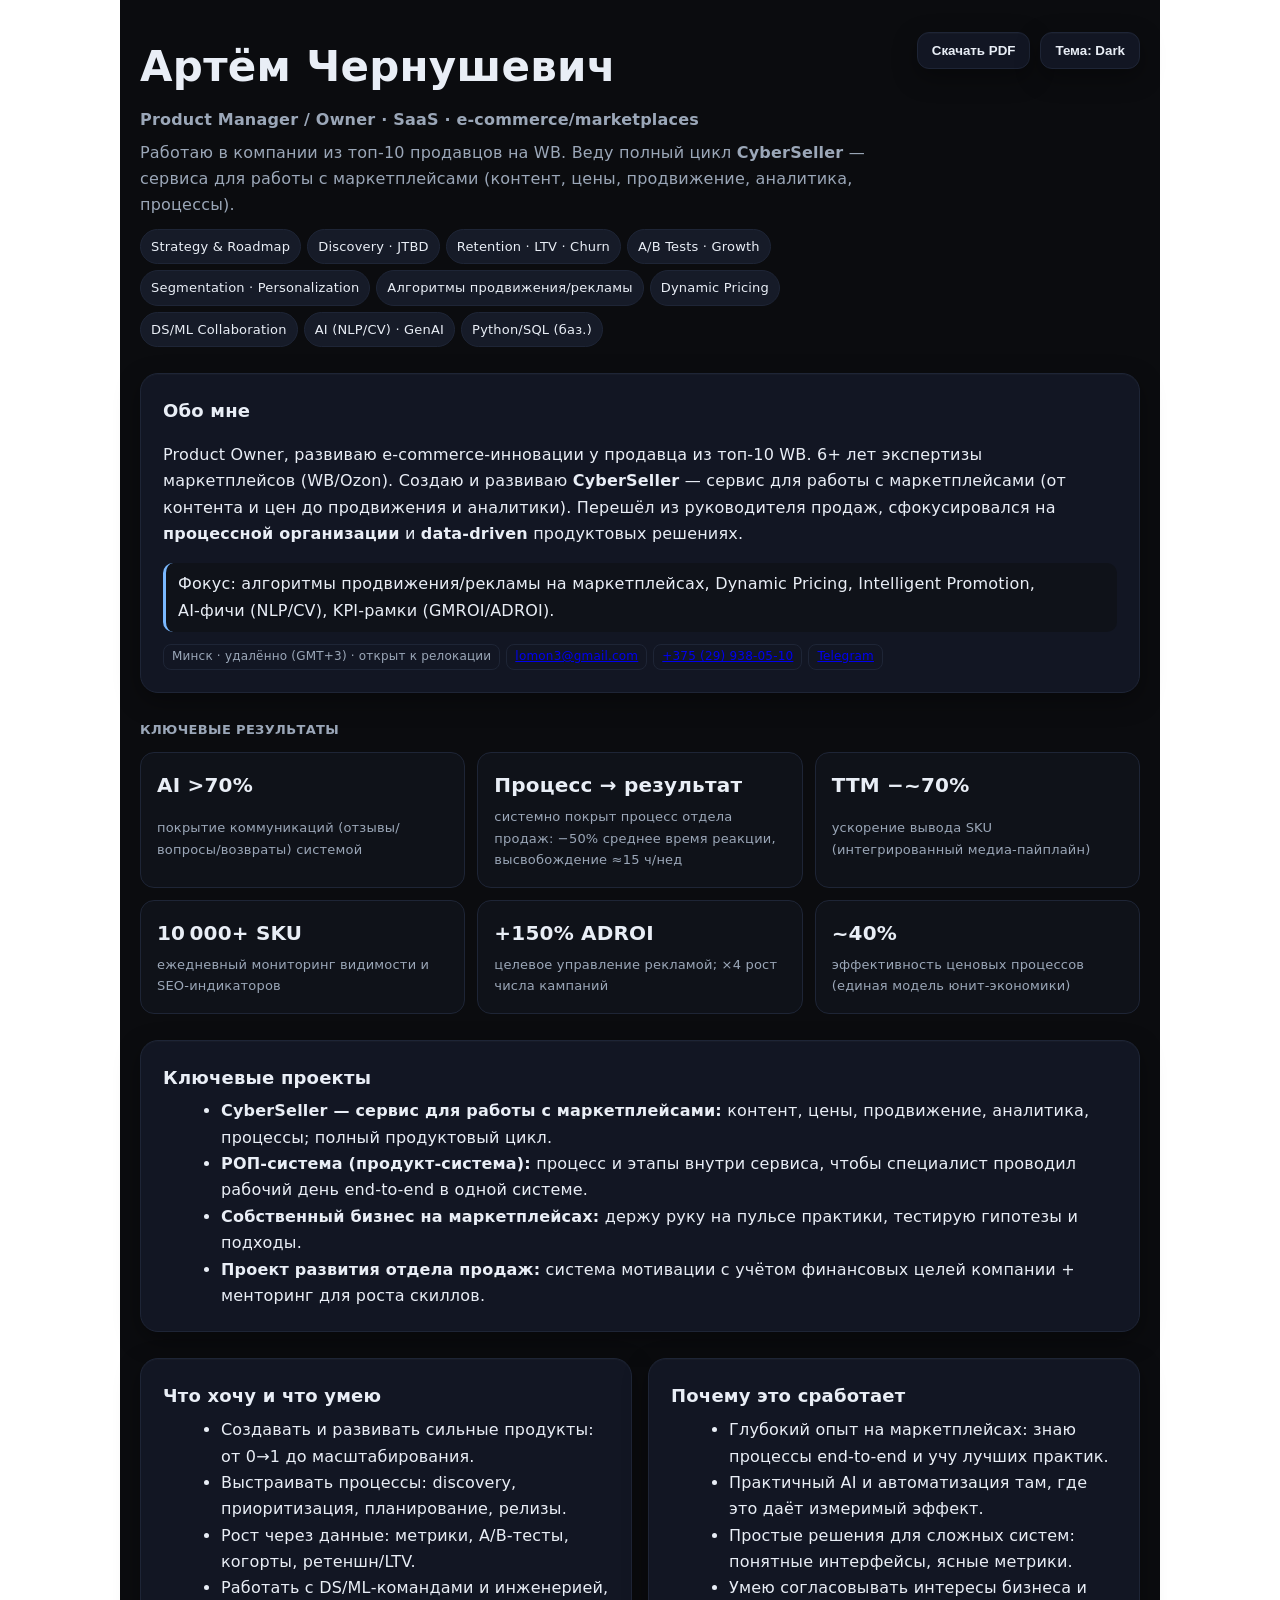
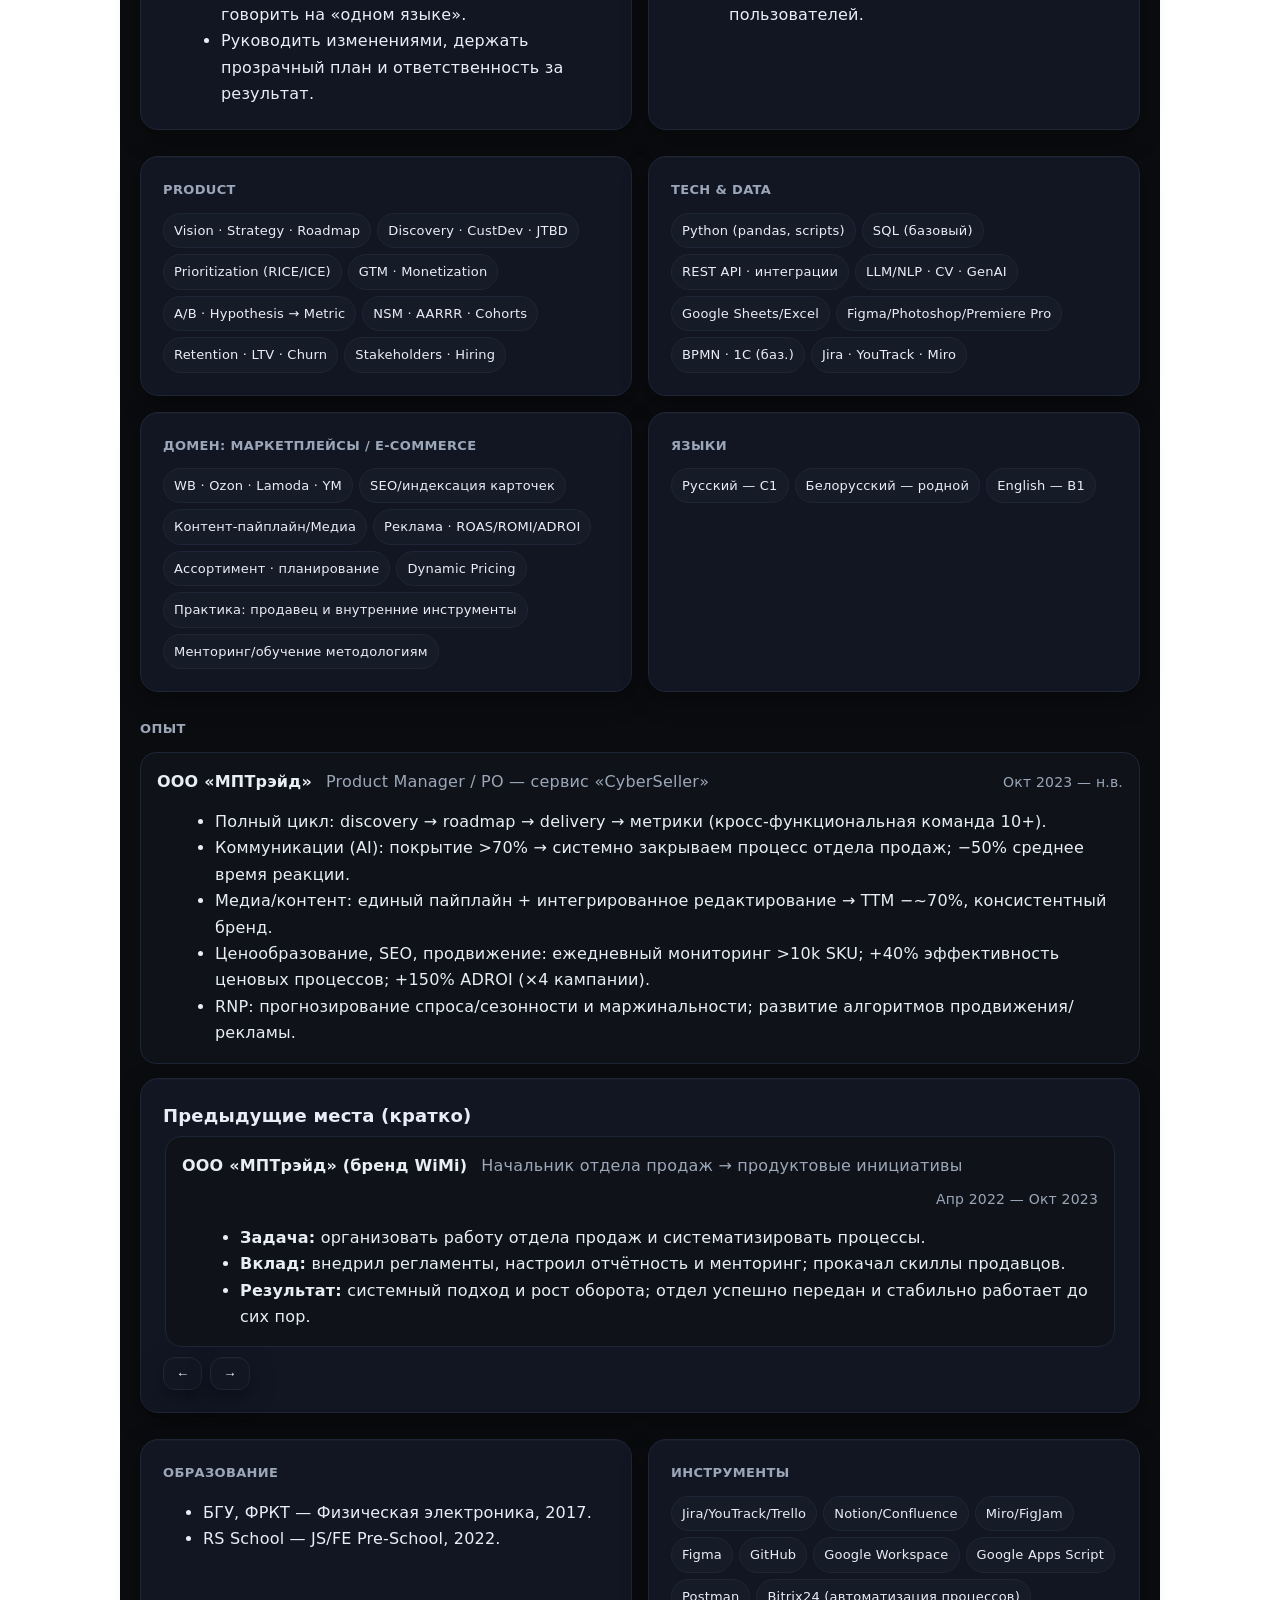
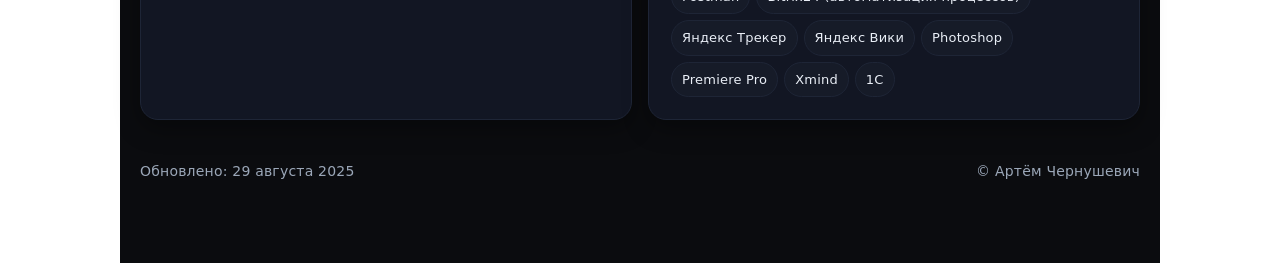
<file: cv.html>
<!DOCTYPE html>
<html lang="ru" itemscope itemtype="https://schema.org/Person">
<head>
  <meta charset="utf-8" />
  <meta name="viewport" content="width=device-width, initial-scale=1" />
  <title>Артём Чернушевич — Product Manager</title>
  <meta name="description" content="Product Manager/Owner. SaaS, e‑commerce/marketplaces (WB/Ozon). Алгоритмы продвижения/рекламы, динамическое ценообразование, AI‑интеграции, A/B‑тесты, удержание/ретеншн, DS/ML‑процессы.">
  <style>
    /* ====== Reset & theme ====== */
    *,*::before,*::after{box-sizing:border-box}
    html,body{height:100%}
    body{margin:0; font:16px/1.65 Inter, system-ui, -apple-system, Segoe UI, Roboto, Arial, sans-serif; letter-spacing:.2px}
    :root{
      --bg:#0b0c0f; --surface:#0f1219; --panel:#121623; --text:#e9eef6; --muted:#9ba7b8; --border:#1e2536; --chip:#161b28; --accent:#7ab8ff; --accent-2:#a6e3a1;
      --shadow: 0 8px 24px rgba(0,0,0,.35), inset 0 1px 0 rgba(255,255,255,.02);
    }
    [data-theme="light"]{
      --bg:#f7f9fc; --surface:#ffffff; --panel:#ffffff; --text:#121623; --muted:#5a6472; --border:#e7edf6; --chip:#eef3ff; --accent:#2f6feb; --accent-2:#11875d;
      --shadow: 0 8px 24px rgba(15,23,42,.08), inset 0 1px 0 rgba(255,255,255,.4);
    }

    /* ====== Layout ====== */
    .wrap{max-width:1040px;margin:0 auto;padding:32px 20px 80px;background:var(--bg);color:var(--text)}
    header{display:grid;grid-template-columns:1fr auto;gap:16px 24px;align-items:start}
    @media (max-width:860px){header{grid-template-columns:1fr}}

    /* ====== Components ====== */
    .name{font-size:clamp(28px,4vw,42px);font-weight:800;letter-spacing:.3px;margin:0}
    .title{margin-top:6px;color:var(--muted);font-weight:600}
    .sub{margin-top:6px;color:var(--muted)}
    .btn{background:var(--panel);color:var(--text);border:1px solid var(--border);border-radius:12px;padding:10px 14px;font-weight:700;cursor:pointer;box-shadow:var(--shadow)}
    .btn:hover{border-color:var(--accent)}
    .actions{display:flex;gap:10px;align-items:center}

    .panel{background:var(--panel);border:1px solid var(--border);border-radius:18px;padding:22px;box-shadow:var(--shadow)}
    section{margin-top:26px}
    h2{margin:0 0 12px; font-size:13px; text-transform:uppercase; letter-spacing:.35px; color:var(--muted)}
    .h1{font-size:18px;font-weight:800;margin:0 0 6px}
    .lead{font-size:16px}

    .tags{display:flex;flex-wrap:wrap;gap:6px;margin-top:10px}
    .tag{background:var(--chip);border:1px solid var(--border);padding:6px 10px;border-radius:999px;font-size:13px}

    .grid{display:grid;gap:16px}
    .g2{grid-template-columns:repeat(2,minmax(0,1fr))}
    .g3{grid-template-columns:repeat(3,minmax(0,1fr))}
    @media (max-width:900px){.g3{grid-template-columns:1fr}}
    @media (max-width:720px){.g2{grid-template-columns:1fr}}

    .kpis{display:grid;gap:12px}
    .kpis .item{display:grid;gap:4px;padding:16px;border:1px solid var(--border);border-radius:14px;background:var(--surface)}
    .kpis .value{font-weight:900;font-size:20px}
    .kpis .label{color:var(--muted);font-size:13px}

    .xp{display:grid;gap:14px}
    .job{display:grid;gap:8px;padding:16px;border:1px solid var(--border);border-radius:16px;background:var(--surface)}
    .job .top{display:flex;flex-wrap:wrap;gap:8px 14px;align-items:baseline}
    .company{font-weight:800}
    .role{color:var(--muted)}
    .period{margin-left:auto;color:var(--muted);font-size:14px}
    .job ul{margin:6px 0 0 18px}

    .bullet{display:flex;gap:10px;align-items:flex-start}
    .dot{width:8px;height:8px;border-radius:50%;background:var(--accent);margin-top:8px;flex:0 0 auto}

    .callout{border-left:3px solid var(--accent);padding:8px 12px;background:var(--surface);border-radius:10px}
    .pill{padding:2px 8px;border-radius:8px;border:1px solid var(--border);font-size:12px;color:var(--muted)}

    footer{margin-top:40px;color:var(--muted);display:flex;justify-content:space-between;align-items:center;font-size:14px}

    /* ====== Slider (for past jobs) ====== */
    .slider{position:relative;overflow:hidden}
    .track{display:flex;transition:transform .35s ease}
    .slide{min-width:100%;padding:0 2px}
    .nav{display:flex;gap:8px;margin-top:10px}
    .nav .btn{padding:8px 12px}

    /* Print */
    @media print{.actions,.theme,.print-hide{display:none!important} body{background:#fff;color:#000} .panel,.job,.item{border-color:#ddd} a{color:#000;text-decoration:none}}
  </style>
  <script type="application/ld+json">
  {
    "@context":"https://schema.org",
    "@type":"Person",
    "name":"Артём Чернушевич",
    "jobTitle":"Product Manager / Owner",
    "email":"mailto:lomon3@gmail.com",
    "telephone":"+375299380510",
    "address":{"@type":"PostalAddress","addressLocality":"Минск"},
    "knowsAbout":["Product Management","SaaS","Marketplaces","Retention","A/B testing","Pricing","AI","DS/ML","BPMN"],
    "sameAs":["https://t.me/ArChernushevich"]
  }
  </script>
</head>
<body data-theme="dark">
  <div class="wrap">
    <header>
      <div>
        <h1 class="name">Артём Чернушевич</h1>
        <div class="title">Product Manager / Owner · SaaS · e‑commerce/marketplaces</div>
        <div class="sub">Работаю в компании из топ‑10 продавцов на WB. Веду полный цикл <strong>CyberSeller</strong> — сервиса для работы с маркетплейсами (контент, цены, продвижение, аналитика, процессы).</div>
        <div class="tags">
          <span class="tag">Strategy & Roadmap</span>
          <span class="tag">Discovery · JTBD</span>
          <span class="tag">Retention · LTV · Churn</span>
          <span class="tag">A/B Tests · Growth</span>
          <span class="tag">Segmentation · Personalization</span>
          <span class="tag">Алгоритмы продвижения/рекламы</span>
          <span class="tag">Dynamic Pricing</span>
          <span class="tag">DS/ML Collaboration</span>
          <span class="tag">AI (NLP/CV) · GenAI</span>
          <span class="tag">Python/SQL (баз.)</span>
        </div>
      </div>
      <div class="actions">
        <button class="btn" onclick="window.print()">Скачать PDF</button>
        <button class="btn" id="themeBtn" aria-label="Переключить тему">Тема: <span class="theme">Dark</span></button>
      </div>
    </header>

    <!-- ====== Summary ====== -->
    <section class="panel">
      <div class="h1">Обо мне</div>
      <p class="lead">
        Product Owner, развиваю e‑commerce‑инновации у продавца из топ‑10 WB. 6+ лет экспертизы маркетплейсов (WB/Ozon). Создаю и развиваю <strong>CyberSeller</strong> — сервис для работы с маркетплейсами (от контента и цен до продвижения и аналитики). Перешёл из руководителя продаж, сфокусировался на <strong>процессной организации</strong> и <strong>data‑driven</strong> продуктовых решениях.
      </p>
      <div class="callout">
        Фокус: алгоритмы продвижения/рекламы на маркетплейсах, Dynamic Pricing, Intelligent Promotion, AI‑фичи (NLP/CV), KPI‑рамки (GMROI/ADROI).
      </div>
      <div class="tags" style="margin-top:12px">
        <span class="pill">Минск · удалённо (GMT+3) · открыт к релокации</span>
        <span class="pill"><a href="mailto:lomon3@gmail.com">lomon3@gmail.com</a></span>
        <span class="pill"><a href="tel:+375299380510">+375 (29) 938‑05‑10</a></span>
        <span class="pill"><a href="https://t.me/ArChernushevich" target="_blank">Telegram</a></span>
      </div>
    </section>

    <!-- ====== KPI ====== -->
    <section>
      <h2>Ключевые результаты</h2>
      <div class="kpis g3 grid">
        <div class="item"><div class="value">AI&nbsp;>70%</div><div class="label">покрытие коммуникаций (отзывы/вопросы/возвраты) системой</div></div>
        <div class="item"><div class="value">Процесс → результат</div><div class="label">системно покрыт процесс отдела продаж: −50% среднее время реакции, высвобождение ≈15 ч/нед</div></div>
        <div class="item"><div class="value">TTM −~70%</div><div class="label">ускорение вывода SKU (интегрированный медиа‑пайплайн)</div></div>
        <div class="item"><div class="value">10 000+ SKU</div><div class="label">ежедневный мониторинг видимости и SEO‑индикаторов</div></div>
        <div class="item"><div class="value">+150% ADROI</div><div class="label">целевое управление рекламой; ×4 рост числа кампаний</div></div>
        <div class="item"><div class="value">~40%</div><div class="label">эффективность ценовых процессов (единая модель юнит‑экономики)</div></div>
      </div>
    </section>

    <!-- ====== Projects ====== -->
    <section class="panel">
      <div class="h1">Ключевые проекты</div>
      <ul style="margin:6px 0 0 18px">
        <li><strong>CyberSeller — сервис для работы с маркетплейсами:</strong> контент, цены, продвижение, аналитика, процессы; полный продуктовый цикл.</li>
        <li><strong>РОП‑система (продукт‑система):</strong> процесс и этапы внутри сервиса, чтобы специалист проводил рабочий день end‑to‑end в одной системе.</li>
        <li><strong>Собственный бизнес на маркетплейсах:</strong> держу руку на пульсе практики, тестирую гипотезы и подходы.</li>
        <li><strong>Проект развития отдела продаж:</strong> система мотивации с учётом финансовых целей компании + менторинг для роста скиллов.</li>
      </ul>
    </section>

    <!-- ====== Strengths ====== -->
    <section class="grid g2">
      <div class="panel">
        <div class="h1">Что хочу и что умею</div>
        <ul style="margin:6px 0 0 18px">
          <li>Создавать и развивать сильные продукты: от 0→1 до масштабирования.</li>
          <li>Выстраивать процессы: discovery, приоритизация, планирование, релизы.</li>
          <li>Рост через данные: метрики, A/B‑тесты, когорты, ретеншн/LTV.</li>
          <li>Работать с DS/ML‑командами и инженерией, говорить на «одном языке».</li>
          <li>Руководить изменениями, держать прозрачный план и ответственность за результат.</li>
        </ul>
      </div>
      <div class="panel">
        <div class="h1">Почему это сработает</div>
        <ul style="margin:6px 0 0 18px">
          <li>Глубокий опыт на маркетплейсах: знаю процессы end‑to‑end и учу лучших практик.</li>
          <li>Практичный AI и автоматизация там, где это даёт измеримый эффект.</li>
          <li>Простые решения для сложных систем: понятные интерфейсы, ясные метрики.</li>
          <li>Умею согласовывать интересы бизнеса и пользователей.</li>
        </ul>
      </div>
    </section>

    <!-- ====== Skills ====== -->
    <section class="grid g2">
      <div class="panel">
        <h2>Product</h2>
        <div class="tags">
          <span class="tag">Vision · Strategy · Roadmap</span>
          <span class="tag">Discovery · CustDev · JTBD</span>
          <span class="tag">Prioritization (RICE/ICE)</span>
          <span class="tag">GTM · Monetization</span>
          <span class="tag">A/B · Hypothesis → Metric</span>
          <span class="tag">NSM · AARRR · Cohorts</span>
          <span class="tag">Retention · LTV · Churn</span>
          <span class="tag">Stakeholders · Hiring</span>
        </div>
      </div>
      <div class="panel">
        <h2>Tech & Data</h2>
        <div class="tags">
          <span class="tag">Python (pandas, scripts)</span>
          <span class="tag">SQL (базовый)</span>
          <span class="tag">REST API · интеграции</span>
          <span class="tag">LLM/NLP · CV · GenAI</span>
          <span class="tag">Google Sheets/Excel</span>
          <span class="tag">Figma/Photoshop/Premiere Pro</span>
          <span class="tag">BPMN · 1С (баз.)</span>
          <span class="tag">Jira · YouTrack · Miro</span>
        </div>
      </div>
      <div class="panel">
        <h2>Домен: маркетплейсы / e‑commerce</h2>
        <div class="tags">
          <span class="tag">WB · Ozon · Lamoda · YM</span>
          <span class="tag">SEO/индексация карточек</span>
          <span class="tag">Контент‑пайплайн/Медиа</span>
          <span class="tag">Реклама · ROAS/ROMI/ADROI</span>
          <span class="tag">Ассортимент · планирование</span>
          <span class="tag">Dynamic Pricing</span>
          <span class="tag">Практика: продавец и внутренние инструменты</span>
          <span class="tag">Менторинг/обучение методологиям</span>
        </div>
      </div>
      <div class="panel">
        <h2>Языки</h2>
        <div class="tags">
          <span class="tag">Русский — C1</span>
          <span class="tag">Белорусский — родной</span>
          <span class="tag">English — B1</span>
        </div>
      </div>
    </section>

    <!-- ====== Experience ====== -->
    <section>
      <h2>Опыт</h2>
      <div class="xp">
        <article class="job">
          <div class="top">
            <div class="company">ООО «МПТрэйд»</div>
            <div class="role">Product Manager / PO — сервис «CyberSeller»</div>
            <div class="period">Окт 2023 — н.в.</div>
          </div>
          <ul>
            <li>Полный цикл: discovery → roadmap → delivery → метрики (кросс‑функциональная команда 10+).</li>
            <li>Коммуникации (AI): покрытие >70% → системно закрываем процесс отдела продаж; −50% среднее время реакции.</li>
            <li>Медиа/контент: единый пайплайн + интегрированное редактирование → TTM −~70%, консистентный бренд.</li>
            <li>Ценообразование, SEO, продвижение: ежедневный мониторинг >10k SKU; +40% эффективность ценовых процессов; +150% ADROI (×4 кампании).</li>
            <li>RNP: прогнозирование спроса/сезонности и маржинальности; развитие алгоритмов продвижения/рекламы.</li>
          </ul>
        </article>

        <!-- Past jobs slider -->
        <div class="panel">
          <div class="h1">Предыдущие места (кратко)</div>
          <div class="slider" id="jobsSlider">
            <div class="track">
              <div class="slide">
                <article class="job">
                  <div class="top">
                    <div class="company">ООО «МПТрэйд» (бренд WiMi)</div>
                    <div class="role">Начальник отдела продаж → продуктовые инициативы</div>
                    <div class="period">Апр 2022 — Окт 2023</div>
                  </div>
                  <ul>
                    <li><strong>Задача:</strong> организовать работу отдела продаж и систематизировать процессы.</li>
                    <li><strong>Вклад:</strong> внедрил регламенты, настроил отчётность и менторинг; прокачал скиллы продавцов.</li>
                    <li><strong>Результат:</strong> системный подход и рост оборота; отдел успешно передан и стабильно работает до сих пор.</li>
                  </ul>
                </article>
              </div>
              <div class="slide">
                <article class="job">
                  <div class="top">
                    <div class="company">ООО «Триовист» / 21vek</div>
                    <div class="role">Руководитель проекта (e‑commerce operations)</div>
                    <div class="period">Май 2021 — Апр 2022</div>
                  </div>
                  <ul>
                    <li><strong>Задача:</strong> вывести ассортимент на маркетплейсы СНГ и выстроить end‑to‑end процессы.</li>
                    <li><strong>Вклад:</strong> организовал цепочку от склада/1С и каталога до ценообразования и управления продажами.</li>
                    <li><strong>Результат:</strong> проект успешно передан и функционирует по сей день.</li>
                  </ul>
                </article>
              </div>
              <div class="slide">
                <article class="job">
                  <div class="top">
                    <div class="company">ООО «Орликс»</div>
                    <div class="role">Директор · Специалист по работе с клиентами</div>
                    <div class="period">Окт 2017 — Апр 2021</div>
                  </div>
                  <ul>
                    <li><strong>Задача:</strong> управление бизнесом: оргвопросы, импорт, команда, выход на маркетплейсы.</li>
                    <li><strong>Вклад:</strong> инициировал присутствие на маркетплейсах, выстроил продажи и операционку.</li>
                    <li><strong>Результат:</strong> компания работает до сих пор и на 100% продаёт на маркетплейсах.</li>
                  </ul>
                </article>
              </div>
            </div>
          </div>
          <div class="nav">
            <button class="btn" data-dir="-1">←</button>
            <button class="btn" data-dir="1">→</button>
          </div>
        </div>
      </div>
    </section>

    <!-- ====== Education & Tools ====== -->
    <section class="grid g2">
      <div class="panel">
        <h2>Образование</h2>
        <ul>
          <li>БГУ, ФРКТ — Физическая электроника, 2017.</li>
          <li>RS School — JS/FE Pre‑School, 2022.</li>
        </ul>
      </div>
      <div class="panel">
        <h2>Инструменты</h2>
        <div class="tags">
          <span class="tag">Jira/YouTrack/Trello</span>
          <span class="tag">Notion/Confluence</span>
          <span class="tag">Miro/FigJam</span>
          <span class="tag">Figma</span>
          <span class="tag">GitHub</span>
          <span class="tag">Google Workspace</span>
          <span class="tag">Google Apps Script</span>
          <span class="tag">Postman</span>
          <span class="tag">Bitrix24 (автоматизация процессов)</span>
          <span class="tag">Яндекс Трекер</span>
          <span class="tag">Яндекс Вики</span>
          <span class="tag">Photoshop</span>
          <span class="tag">Premiere Pro</span>
          <span class="tag">Xmind</span>
          <span class="tag">1С</span>
        </div>
      </div>
    </section>

    <footer>
      <div>Обновлено: 29 августа 2025</div>
      <div>© Артём Чернушевич</div>
    </footer>
  </div>

  <script>
    // theme toggle
    const btn=document.getElementById('themeBtn');
    const themeEl=document.querySelector('.theme');
    const root=document.body; const saved=localStorage.getItem('theme');
    if(saved){root.setAttribute('data-theme',saved); if(themeEl) themeEl.textContent=saved==='dark'?'Dark':'Light';}
    btn&&btn.addEventListener('click',()=>{const now=root.getAttribute('data-theme')==='dark'?'light':'dark';root.setAttribute('data-theme',now); if(themeEl) themeEl.textContent=now==='dark'?'Dark':'Light';localStorage.setItem('theme',now)});

    // simple slider for past jobs
    (function(){
      const slider=document.getElementById('jobsSlider');
      if(!slider) return;
      const track=slider.querySelector('.track');
      const slides=[...slider.querySelectorAll('.slide')];
      let i=0;
      const update=()=>{ track.style.transform=`translateX(${-i*100}%)`; };
      const nav=slider.parentElement.querySelectorAll('.nav .btn');
      nav.forEach(b=>b.addEventListener('click',()=>{ const dir=Number(b.dataset.dir); i=(i+dir+slides.length)%slides.length; update(); }));
      window.addEventListener('resize',update); update();
    })();
  </script>
</body>
</html>
</file>
<file: styles.css>
:root {
  --bg: #0b100f;
  --bg-elevated: #101715;
  --surface: #141d1a;
  --surface-soft: #18221f;
  --text: #f3f4ec;
  --muted: #99a59e;
  --line: rgba(243, 244, 236, 0.13);
  --line-strong: rgba(243, 244, 236, 0.23);
  --acid: #d7ff45;
  --mint: #78e6ca;
  --orange: #ffb28f;
  --blue: #8dbbff;
  --shadow: 0 32px 80px rgba(0, 0, 0, 0.28);
  --shell: 1240px;
  --radius: 24px;
  --ease: cubic-bezier(0.22, 1, 0.36, 1);
}

[data-theme="light"] {
  --bg: #f1f0e8;
  --bg-elevated: #f7f6ef;
  --surface: #fffef7;
  --surface-soft: #e7e8dd;
  --text: #101512;
  --muted: #5d6862;
  --line: rgba(16, 21, 18, 0.13);
  --line-strong: rgba(16, 21, 18, 0.24);
  --acid: #668d00;
  --mint: #008c73;
  --orange: #c85725;
  --blue: #286ac6;
  --shadow: 0 28px 70px rgba(50, 59, 53, 0.12);
}

*,
*::before,
*::after {
  box-sizing: border-box;
}

html {
  scroll-behavior: smooth;
  scroll-padding-top: 96px;
  background: var(--bg);
}

body {
  margin: 0;
  min-width: 320px;
  background:
    radial-gradient(circle at 76% 5%, rgba(120, 230, 202, 0.08), transparent 25rem),
    radial-gradient(circle at 5% 24%, rgba(215, 255, 69, 0.05), transparent 32rem),
    var(--bg);
  color: var(--text);
  font-family: "Manrope", system-ui, sans-serif;
  font-size: 16px;
  line-height: 1.65;
  text-rendering: optimizeLegibility;
  -webkit-font-smoothing: antialiased;
  transition: background-color 0.25s ease, color 0.25s ease;
}

body::before {
  position: fixed;
  z-index: -1;
  inset: 0;
  content: "";
  pointer-events: none;
  opacity: 0.055;
  background-image: url("data:image/svg+xml,%3Csvg viewBox='0 0 160 160' xmlns='http://www.w3.org/2000/svg'%3E%3Cfilter id='n'%3E%3CfeTurbulence type='fractalNoise' baseFrequency='.9' numOctaves='3' stitchTiles='stitch'/%3E%3C/filter%3E%3Crect width='100%25' height='100%25' filter='url(%23n)' opacity='.75'/%3E%3C/svg%3E");
}

a {
  color: inherit;
  text-decoration: none;
}

button {
  color: inherit;
  font: inherit;
}

img {
  display: block;
  max-width: 100%;
}

h1,
h2,
h3,
p {
  margin-top: 0;
}

.shell {
  width: min(calc(100% - 48px), var(--shell));
  margin-inline: auto;
}

.mono,
.section-kicker,
.case-index,
.case-label,
.case-overline,
.company-year {
  font-family: "IBM Plex Mono", ui-monospace, monospace;
}

.lang-en {
  display: none !important;
}

body[data-lang="en"] .lang-ru {
  display: none !important;
}

body[data-lang="en"] .lang-en {
  display: revert !important;
}

.scroll-progress {
  position: fixed;
  z-index: 1000;
  top: 0;
  left: 0;
  width: 0;
  height: 3px;
  background: linear-gradient(90deg, var(--acid), var(--mint));
  box-shadow: 0 0 18px var(--acid);
}

.topbar {
  position: sticky;
  z-index: 100;
  top: 0;
  border-bottom: 1px solid transparent;
  background: color-mix(in srgb, var(--bg) 78%, transparent);
  backdrop-filter: blur(20px) saturate(130%);
  -webkit-backdrop-filter: blur(20px) saturate(130%);
  transition: border-color 0.2s ease, box-shadow 0.2s ease;
}

.topbar.is-scrolled {
  border-color: var(--line);
  box-shadow: 0 8px 30px rgba(0, 0, 0, 0.08);
}

.nav {
  display: grid;
  grid-template-columns: 1fr auto 1fr;
  align-items: center;
  min-height: 76px;
  gap: 24px;
}

.brand {
  display: inline-flex;
  align-items: center;
  justify-self: start;
  gap: 11px;
}

.brand-mark {
  display: grid;
  width: 38px;
  height: 38px;
  place-items: center;
  border: 1px solid var(--line-strong);
  border-radius: 50%;
  background: var(--surface);
  color: var(--acid);
  font-size: 12px;
  font-weight: 800;
}

.brand-copy {
  display: grid;
  line-height: 1.15;
}

.brand-copy strong {
  font-size: 13px;
}

.brand-copy small {
  margin-top: 4px;
  color: var(--muted);
  font-size: 10px;
  letter-spacing: 0.03em;
}

.nav-links {
  display: flex;
  align-items: center;
  justify-content: center;
  gap: 28px;
  color: var(--muted);
  font-size: 13px;
  font-weight: 700;
}

.nav-links a,
.footer a {
  transition: color 0.2s ease;
}

.nav-links a:hover,
.footer a:hover {
  color: var(--text);
}

.nav-actions {
  display: flex;
  align-items: center;
  justify-self: end;
  gap: 8px;
}

.segmented {
  display: flex;
  padding: 3px;
  border: 1px solid var(--line);
  border-radius: 999px;
  background: var(--surface);
}

.lang-button {
  min-width: 34px;
  padding: 5px 8px;
  border: 0;
  border-radius: 999px;
  background: transparent;
  color: var(--muted);
  cursor: pointer;
  font-family: "IBM Plex Mono", monospace;
  font-size: 10px;
  font-weight: 600;
}

.lang-button.is-active {
  background: var(--text);
  color: var(--bg);
}

.icon-button {
  display: grid;
  width: 38px;
  height: 38px;
  padding: 9px;
  place-items: center;
  border: 1px solid var(--line);
  border-radius: 50%;
  background: var(--surface);
  cursor: pointer;
}

.icon-button svg {
  width: 17px;
  fill: none;
  stroke: currentColor;
  stroke-linecap: round;
  stroke-linejoin: round;
  stroke-width: 1.7;
}

.theme-sun {
  display: none;
}

[data-theme="light"] .theme-sun {
  display: block;
}

[data-theme="light"] .theme-moon {
  display: none;
}

.nav-cta {
  padding: 9px 14px;
  border: 1px solid var(--line-strong);
  border-radius: 999px;
  background: var(--surface);
  font-size: 12px;
  font-weight: 800;
  transition: background 0.2s ease, color 0.2s ease, transform 0.2s ease;
}

.nav-cta:hover {
  background: var(--acid);
  color: #11160f;
  transform: translateY(-1px);
}

.hero {
  display: grid;
  grid-template-columns: minmax(0, 1.18fr) minmax(360px, 0.82fr);
  align-items: center;
  gap: clamp(48px, 8vw, 110px);
  min-height: auto;
  padding-block: 64px 72px;
}

.hero-copy {
  max-width: 750px;
}

.eyebrow {
  display: inline-flex;
  align-items: center;
  gap: 9px;
  margin-bottom: 28px;
  padding: 7px 11px;
  border: 1px solid var(--line);
  border-radius: 999px;
  color: var(--muted);
  font-family: "IBM Plex Mono", monospace;
  font-size: 10px;
  font-weight: 500;
  letter-spacing: 0.04em;
  text-transform: uppercase;
}

.status-dot {
  width: 7px;
  height: 7px;
  border-radius: 50%;
  background: var(--acid);
  box-shadow: 0 0 0 4px color-mix(in srgb, var(--acid) 14%, transparent);
}

.hero h1 {
  margin-bottom: 28px;
  font-size: clamp(44px, 6.15vw, 86px);
  font-weight: 600;
  letter-spacing: -0.055em;
  line-height: 0.99;
}

.hero h1 em {
  color: var(--acid);
  font-style: normal;
}

.hero-lead {
  max-width: 680px;
  margin-bottom: 34px;
  color: var(--muted);
  font-size: clamp(17px, 1.6vw, 21px);
  line-height: 1.55;
}

.hero-lead strong {
  color: var(--text);
  font-weight: 800;
}

.hero-actions {
  display: flex;
  flex-wrap: wrap;
  gap: 12px;
  margin-bottom: 52px;
}

.button {
  display: inline-flex;
  align-items: center;
  justify-content: space-between;
  gap: 24px;
  min-height: 52px;
  padding: 13px 18px;
  border: 1px solid var(--line-strong);
  border-radius: 14px;
  font-size: 13px;
  font-weight: 800;
  transition: transform 0.25s var(--ease), background 0.25s ease, border-color 0.25s ease;
}

.button:hover {
  transform: translateY(-3px);
}

.button-primary {
  min-width: 205px;
  border-color: var(--acid);
  background: var(--acid);
  color: #12160f;
}

.button-ghost {
  min-width: 178px;
  background: var(--surface);
}

.button-ghost:hover {
  border-color: var(--acid);
}

.hero-facts {
  display: flex;
  gap: 44px;
}

.hero-facts > div {
  display: grid;
  gap: 4px;
}

.fact-label {
  color: var(--muted);
  font-family: "IBM Plex Mono", monospace;
  font-size: 9px;
  letter-spacing: 0.12em;
  text-transform: uppercase;
}

.hero-facts strong {
  font-size: 12px;
}

.hero-visual {
  position: relative;
  width: min(100%, 470px);
  justify-self: end;
}

.portrait-wrap {
  position: relative;
  overflow: hidden;
  aspect-ratio: 1 / 1.03;
  border: 1px solid var(--line-strong);
  border-radius: 30px;
  background: var(--surface);
  box-shadow: var(--shadow);
}

.portrait-wrap::after {
  position: absolute;
  inset: 14px;
  border: 1px solid rgba(255, 255, 255, 0.22);
  border-radius: 20px;
  content: "";
  pointer-events: none;
}

.portrait-wrap img {
  width: 100%;
  height: 100%;
  object-fit: cover;
  object-position: 50% 12%;
  filter: saturate(0.92) contrast(1.02);
  transform: scale(1.1);
  transform-origin: 50% 20%;
}

.portrait-gradient {
  position: absolute;
  inset: 45% 0 0;
  background: linear-gradient(transparent, rgba(5, 9, 8, 0.9));
}

.portrait-caption {
  position: absolute;
  z-index: 2;
  right: 34px;
  bottom: 30px;
  left: 34px;
  display: flex;
  align-items: flex-end;
  justify-content: space-between;
  gap: 16px;
  color: #f5f5ef;
}

.portrait-caption span {
  color: var(--acid);
  font-size: 10px;
}

.portrait-caption strong {
  max-width: 160px;
  font-size: 13px;
  text-align: right;
}

.orbit-card {
  position: absolute;
  z-index: 3;
  display: grid;
  border: 1px solid var(--line-strong);
  background: color-mix(in srgb, var(--surface) 86%, transparent);
  box-shadow: var(--shadow);
  backdrop-filter: blur(16px);
}

.orbit-card-one {
  top: 23%;
  left: -56px;
  width: 122px;
  height: 122px;
  padding: 17px;
  border-radius: 50%;
  place-content: center;
  text-align: center;
}

.orbit-icon {
  color: var(--acid);
  font-size: 20px;
  line-height: 1;
}

.orbit-card-one > span:last-child {
  margin-top: 5px;
  font-size: 11px;
  font-weight: 800;
  line-height: 1.3;
}

.orbit-card-two {
  right: -24px;
  bottom: 14%;
  padding: 13px 16px;
  border-radius: 14px;
}

.orbit-value {
  color: var(--acid);
  font-family: "IBM Plex Mono", monospace;
  font-size: 16px;
  font-weight: 600;
}

.orbit-card-two > span:last-child {
  color: var(--muted);
  font-size: 9px;
}

.proof-strip {
  border-block: 1px solid var(--line);
  background: var(--bg-elevated);
}

.metrics-grid {
  display: grid;
  grid-template-columns: repeat(6, 1fr);
}

.metric {
  display: grid;
  align-content: start;
  min-height: 138px;
  padding: 24px 20px 22px;
  border-right: 1px solid var(--line);
}

.metric:first-child {
  border-left: 1px solid var(--line);
}

.metric strong {
  margin-bottom: 16px;
  color: var(--acid);
  font-family: "IBM Plex Mono", monospace;
  font-size: clamp(22px, 2.2vw, 32px);
  font-weight: 500;
  letter-spacing: -0.05em;
}

.metric span {
  color: var(--muted);
  font-size: 13px;
  line-height: 1.45;
}

.section {
  padding-block: clamp(100px, 11vw, 160px);
}

.section-intro {
  display: grid;
  grid-template-columns: minmax(150px, 0.42fr) minmax(0, 1.28fr);
  gap: 36px;
  margin-bottom: 68px;
}

.section-intro .section-kicker {
  grid-row: 1 / span 2;
}

.section-intro h2 {
  max-width: 850px;
  margin-bottom: 0;
  font-size: clamp(34px, 4.3vw, 60px);
  font-weight: 600;
  letter-spacing: -0.045em;
  line-height: 1.08;
}

.section-intro p {
  max-width: 660px;
  margin: 0;
  color: var(--muted);
  font-size: 17px;
}

.section-intro-wide h2 {
  max-width: 950px;
}

.section-kicker {
  color: var(--acid);
  font-size: 10px;
  font-weight: 600;
  letter-spacing: 0.12em;
}

.value-grid {
  display: grid;
  grid-template-columns: repeat(3, 1fr);
  gap: 14px;
}

.value-card {
  position: relative;
  min-height: 390px;
  overflow: hidden;
  padding: 28px;
  border: 1px solid var(--line);
  border-radius: var(--radius);
  background: var(--surface);
  transition: transform 0.35s var(--ease), border-color 0.35s ease;
}

.value-card:hover {
  border-color: var(--line-strong);
  transform: translateY(-7px);
}

.card-number {
  position: absolute;
  top: 24px;
  right: 24px;
  color: var(--muted);
  font-family: "IBM Plex Mono", monospace;
  font-size: 9px;
}

.value-icon {
  display: grid;
  width: 62px;
  height: 62px;
  margin-bottom: 96px;
  place-items: center;
  border: 1px solid var(--line-strong);
  border-radius: 50%;
  color: var(--acid);
  font-size: 24px;
}

.value-card h3 {
  margin-bottom: 13px;
  font-size: 22px;
  letter-spacing: -0.025em;
  line-height: 1.2;
}

.value-card p {
  margin: 0;
  color: var(--muted);
  font-size: 14px;
}

.cases-section,
.experience-section {
  border-block: 1px solid var(--line);
  background: var(--bg-elevated);
}

.cases {
  display: grid;
  gap: 18px;
}

.case {
  overflow: hidden;
  border: 1px solid var(--line);
  border-radius: calc(var(--radius) + 4px);
  background: var(--surface);
  box-shadow: 0 10px 35px rgba(0, 0, 0, 0.04);
}

.case-index {
  display: flex;
  justify-content: space-between;
  padding: 16px 22px;
  border-bottom: 1px solid var(--line);
  color: var(--muted);
  font-size: 9px;
  letter-spacing: 0.08em;
}

.case-title {
  display: grid;
  grid-template-columns: 100px minmax(0, 1fr);
  align-items: center;
  gap: 26px;
  padding: 34px;
  border-bottom: 1px solid var(--line);
}

.case-mark {
  display: grid;
  width: 88px;
  height: 88px;
  place-items: center;
  border-radius: 23px;
  color: #11160f;
  font-family: "IBM Plex Mono", monospace;
  font-size: 22px;
  font-weight: 600;
  letter-spacing: -0.08em;
  transform: rotate(-3deg);
}

.case-mark-cyber {
  background: var(--acid);
}

.case-mark-lab {
  background: var(--mint);
}

.case-mark-ops {
  background: var(--orange);
}

.case-mark-scale {
  background: var(--blue);
}

.case-overline {
  margin-bottom: 8px;
  color: var(--muted);
  font-size: 9px;
  letter-spacing: 0.12em;
}

.case-title h3 {
  max-width: 790px;
  margin: 0;
  font-size: clamp(27px, 3.2vw, 44px);
  font-weight: 600;
  letter-spacing: -0.04em;
  line-height: 1.1;
}

.case-body {
  display: grid;
  grid-template-columns: minmax(0, 1.15fr) minmax(330px, 0.85fr);
}

.case-story {
  display: grid;
  grid-template-columns: repeat(2, 1fr);
  gap: 30px;
  padding: 36px;
}

.case-block p {
  margin: 13px 0 0;
  color: var(--muted);
  font-size: 14px;
}

.case-label {
  color: var(--text);
  font-size: 9px;
  font-weight: 600;
  letter-spacing: 0.12em;
  text-transform: uppercase;
}

.case-impact {
  padding: 36px;
  border-left: 1px solid var(--line);
  background: var(--surface-soft);
}

.case-impact ul {
  display: grid;
  gap: 14px;
  margin: 19px 0 0;
  padding: 0;
  list-style: none;
}

.case-impact li {
  display: grid;
  grid-template-columns: 74px 1fr;
  align-items: baseline;
  gap: 10px;
}

.case-impact li strong {
  color: var(--acid);
  font-family: "IBM Plex Mono", monospace;
  font-size: 18px;
  font-weight: 500;
}

.case-impact li span {
  color: var(--muted);
  font-size: 11px;
}

.case-impact-narrative {
  display: flex;
  flex-direction: column;
  justify-content: space-between;
}

.impact-quote {
  margin: 24px 0 36px;
  font-size: 20px;
  font-weight: 600;
  letter-spacing: -0.025em;
  line-height: 1.4;
}

.mini-flow {
  display: flex;
  align-items: center;
  justify-content: space-between;
  gap: 8px;
  color: var(--muted);
  font-family: "IBM Plex Mono", monospace;
  font-size: 9px;
  text-transform: uppercase;
}

.mini-flow i {
  color: var(--acid);
  font-style: normal;
}

.case-footer {
  display: flex;
  flex-wrap: wrap;
  gap: 8px;
  padding: 16px 22px;
  border-top: 1px solid var(--line);
}

.case-footer span,
.chips span {
  padding: 6px 9px;
  border: 1px solid var(--line);
  border-radius: 999px;
  color: var(--muted);
  font-size: 9px;
  font-weight: 700;
}

.compact-results {
  display: grid;
  grid-template-columns: repeat(4, 1fr);
}

.compact-results > div {
  display: grid;
  align-content: start;
  min-height: 170px;
  padding: 30px;
  border-right: 1px solid var(--line);
}

.compact-results > div:last-child {
  border-right: 0;
}

.compact-results strong {
  margin-bottom: 12px;
  color: var(--acid);
  font-family: "IBM Plex Mono", monospace;
  font-size: 25px;
  font-weight: 500;
}

.compact-results span {
  color: var(--muted);
  font-size: 11px;
}

.loop {
  display: grid;
  grid-template-columns: 1fr auto 1fr auto 1fr auto 1fr;
  align-items: stretch;
  padding: 34px 0 56px;
  border-block: 1px solid var(--line);
}

.loop article {
  padding-inline: 20px;
}

.loop article:first-child {
  padding-left: 0;
}

.loop article:last-child {
  padding-right: 0;
}

.loop article > span {
  display: block;
  margin-bottom: 34px;
  color: var(--acid);
  font-family: "IBM Plex Mono", monospace;
  font-size: 10px;
}

.loop strong {
  display: block;
  margin-bottom: 9px;
  font-size: 15px;
}

.loop p {
  margin: 0;
  color: var(--muted);
  font-size: 11px;
}

.loop > i {
  align-self: center;
  color: var(--line-strong);
  font-style: normal;
}

.more-projects {
  display: grid;
  grid-template-columns: minmax(260px, 0.72fr) minmax(0, 1.28fr);
  gap: 70px;
  margin-top: 90px;
  padding: 44px;
  border: 1px solid var(--line);
  border-radius: var(--radius);
  background: var(--surface);
}

.more-projects h3 {
  margin: 18px 0 0;
  font-size: 28px;
  letter-spacing: -0.035em;
  line-height: 1.22;
}

.more-projects ul {
  margin: 0;
  padding: 0;
  list-style: none;
}

.more-projects li {
  display: grid;
  gap: 4px;
  padding: 18px 0;
  border-bottom: 1px solid var(--line);
}

.more-projects li:first-child {
  padding-top: 0;
}

.more-projects li:last-child {
  padding-bottom: 0;
  border-bottom: 0;
}

.more-projects li strong {
  font-size: 13px;
}

.more-projects li span {
  color: var(--muted);
  font-size: 11px;
}

.timeline {
  display: grid;
  gap: 16px;
}

.timeline-company {
  display: grid;
  grid-template-columns: minmax(220px, 0.43fr) minmax(0, 1.57fr);
  gap: 48px;
  padding: 36px;
  border: 1px solid var(--line);
  border-radius: var(--radius);
  background: var(--surface);
}

.timeline-meta h3 {
  margin: 16px 0 8px;
  font-size: 21px;
}

.timeline-meta p {
  margin: 0;
  color: var(--muted);
  font-size: 11px;
}

.timeline-meta .company-rank {
  max-width: 220px;
  color: var(--text);
  font-size: 12px;
  font-weight: 750;
  line-height: 1.45;
}

.company-year {
  color: var(--acid);
  font-size: 9px;
  letter-spacing: 0.1em;
}

.company-scale {
  display: grid;
  gap: 4px;
  margin-top: 24px;
  padding: 18px;
  border: 1px solid color-mix(in srgb, var(--acid) 42%, var(--line));
  border-radius: 16px;
  background: color-mix(in srgb, var(--acid) 7%, var(--surface));
}

.company-scale strong {
  color: var(--acid);
  font-family: "IBM Plex Mono", monospace;
  font-size: clamp(27px, 2.35vw, 36px);
  font-weight: 700;
  letter-spacing: -0.07em;
  line-height: 1;
}

.company-scale span {
  color: var(--text);
  font-size: 10px;
  font-weight: 700;
  line-height: 1.35;
}

.company-scale small {
  margin-top: 5px;
  color: var(--muted);
  font-size: 8px;
  line-height: 1.35;
}

.company-source {
  display: inline-flex;
  align-items: center;
  gap: 5px;
  margin-top: 9px;
  color: var(--muted);
  font-size: 8px;
  text-decoration: none;
  transition: color 0.2s ease;
}

.company-source:hover {
  color: var(--acid);
}

.timeline-roles {
  display: grid;
}

.role {
  border-bottom: 1px solid var(--line);
}

.role:first-child .role-header {
  padding-top: 0;
}

.role:last-child {
  border-bottom: 0;
}

.role-header {
  display: flex;
  align-items: flex-start;
  justify-content: space-between;
  gap: 20px;
  padding: 22px 0 12px;
}

.role-header > span {
  display: grid;
  gap: 5px;
}

.role-header strong {
  font-size: 15px;
}

.role-header small {
  color: var(--muted);
  font-size: 10px;
}

.role-content {
  padding: 0 0 22px;
  color: var(--muted);
  font-size: 13px;
}

.role:last-child .role-content {
  padding-bottom: 0;
}

.role-content p {
  margin-bottom: 12px;
}

.role-content ul {
  margin: 0;
  padding-left: 19px;
}

.role-content li + li {
  margin-top: 6px;
}

.chips {
  display: flex;
  flex-wrap: wrap;
  gap: 7px;
}

.chips span {
  color: var(--text);
  font-size: 10px;
}


.profile-card {
  padding: 34px;
  border-top: 1px solid var(--line-strong);
}

.check-list {
  display: grid;
  gap: 14px;
  margin: 26px 0 0;
  padding: 0;
  list-style: none;
}

.check-list li {
  position: relative;
  padding-left: 24px;
  color: var(--muted);
  font-size: 15px;
}

.check-list li::before {
  position: absolute;
  top: 0.2em;
  left: 0;
  color: var(--acid);
  content: "↗";
  font-family: "IBM Plex Mono", monospace;
}

.credentials {
  display: grid;
  grid-template-columns: 1.4fr 0.75fr 0.85fr;
  gap: 1px;
  margin-top: 60px;
  overflow: hidden;
  border: 1px solid var(--line);
  border-radius: var(--radius);
  background: var(--line);
}

.credentials > div {
  display: grid;
  align-content: start;
  padding: 30px;
  background: var(--surface);
}

.credentials .section-kicker {
  margin-bottom: 26px;
}

.credentials strong {
  margin-bottom: 4px;
  font-size: 14px;
}

.credentials small {
  margin-bottom: 16px;
  color: var(--muted);
  font-size: 12px;
}

.contact-section {
  padding-block: clamp(90px, 11vw, 150px);
  border-top: 1px solid var(--line);
  background:
    radial-gradient(circle at 85% 10%, color-mix(in srgb, var(--acid) 13%, transparent), transparent 29rem),
    var(--surface);
}

.contact-grid {
  display: grid;
  grid-template-columns: minmax(0, 1.2fr) minmax(340px, 0.8fr);
  align-items: end;
  gap: 80px;
}

.contact-copy h2 {
  max-width: 780px;
  margin: 22px 0;
  font-size: clamp(40px, 5.6vw, 76px);
  font-weight: 600;
  letter-spacing: -0.055em;
  line-height: 1.02;
}

.contact-copy p {
  max-width: 600px;
  margin: 0;
  color: var(--muted);
  font-size: 16px;
}

.contact-actions {
  display: grid;
}

.contact-link {
  display: flex;
  align-items: center;
  justify-content: space-between;
  gap: 20px;
  min-height: 60px;
  padding: 14px 0;
  border: 0;
  border-bottom: 1px solid var(--line);
  background: transparent;
  cursor: pointer;
  font-size: 13px;
  font-weight: 700;
  text-align: left;
  transition: color 0.2s ease, padding 0.25s var(--ease);
}

.contact-link:hover {
  padding-left: 10px;
  color: var(--acid);
}

.contact-link-primary {
  color: var(--acid);
  font-size: 20px;
}

.contact-link i {
  font-style: normal;
}

.footer {
  border-top: 1px solid var(--line);
  background: var(--bg);
}

.footer .shell {
  display: flex;
  align-items: center;
  justify-content: space-between;
  min-height: 110px;
  gap: 24px;
  color: var(--muted);
  font-size: 10px;
}

.footer .shell > div {
  display: grid;
}

.footer strong {
  color: var(--text);
  font-size: 11px;
}

.footer p {
  margin: 0;
}

.reveal {
  opacity: 0;
  transform: translateY(24px);
  transition: opacity 0.75s var(--ease), transform 0.75s var(--ease);
}

.reveal.is-visible {
  opacity: 1;
  transform: translateY(0);
}

.supporting-section {
  padding-bottom: clamp(76px, 8vw, 110px);
}

.supporting-heading {
  display: flex;
  align-items: end;
  justify-content: space-between;
  gap: 30px;
  margin-bottom: 24px;
  padding-top: 28px;
  border-top: 1px solid var(--line);
}

.supporting-heading h2,
.supporting-heading h3 {
  max-width: 660px;
  margin: 0;
  font-size: clamp(28px, 3vw, 42px);
  letter-spacing: -0.04em;
  line-height: 1.1;
}

.supporting-grid {
  display: grid;
  grid-template-columns: repeat(4, 1fr);
  gap: 1px;
  overflow: hidden;
  border: 1px solid var(--line);
  border-radius: var(--radius);
  background: var(--line);
}

.supporting-grid article {
  min-height: 154px;
  padding: 22px;
  background: var(--surface);
}

.supporting-grid strong {
  display: block;
  margin-bottom: 18px;
  font-size: 16px;
}

.supporting-grid p {
  margin: 0;
  color: var(--muted);
  font-size: 14px;
  line-height: 1.5;
}

.contact-section {
  padding-block: clamp(76px, 8vw, 110px);
}

@media (max-width: 1100px) {
  .nav {
    grid-template-columns: 1fr auto;
  }

  .nav-links {
    display: none;
  }

  .hero {
    grid-template-columns: minmax(0, 1.1fr) minmax(320px, 0.9fr);
    gap: 50px;
  }

  .metrics-grid {
    grid-template-columns: repeat(3, 1fr);
  }

  .metric:nth-child(4) {
    border-left: 1px solid var(--line);
  }

  .metric:nth-child(-n+3) {
    border-bottom: 1px solid var(--line);
  }

  .case-body {
    grid-template-columns: 1fr;
  }

  .case-impact {
    border-top: 1px solid var(--line);
    border-left: 0;
  }

  .case-impact-narrative {
    display: grid;
    grid-template-columns: 0.35fr 1fr;
    gap: 30px;
  }

  .case-impact-narrative .mini-flow {
    grid-column: 2;
  }

  .compact-results {
    grid-template-columns: repeat(2, 1fr);
  }

  .compact-results > div:nth-child(2) {
    border-right: 0;
  }

  .compact-results > div:nth-child(-n+2) {
    border-bottom: 1px solid var(--line);
  }
}

@media (max-width: 840px) {
  .shell {
    width: min(calc(100% - 32px), var(--shell));
  }

  .nav {
    min-height: 68px;
  }

  .brand-copy,
  .nav-cta {
    display: none;
  }

  .hero {
    grid-template-columns: 1fr;
    min-height: auto;
    padding-block: 60px 80px;
  }

  .hero-copy {
    max-width: none;
  }

  .hero h1 {
    font-size: clamp(48px, 11.5vw, 76px);
  }

  .hero-visual {
    width: min(84%, 480px);
    justify-self: center;
  }

  .section-intro {
    grid-template-columns: 1fr;
    gap: 22px;
    margin-bottom: 50px;
  }

  .section-intro .section-kicker {
    grid-row: auto;
  }

  .value-grid {
    grid-template-columns: 1fr;
  }

  .value-card {
    min-height: 290px;
  }

  .value-icon {
    margin-bottom: 55px;
  }

  .loop {
    grid-template-columns: repeat(2, 1fr);
    gap: 0;
  }

  .loop > i {
    display: none;
  }

  .loop article {
    padding: 28px;
    border-bottom: 1px solid var(--line);
  }

  .loop article:nth-child(1),
  .loop article:nth-child(5) {
    border-right: 1px solid var(--line);
  }

  .loop article:first-child {
    padding-left: 28px;
  }

  .loop article:last-child {
    padding-right: 28px;
  }

  .more-projects {
    grid-template-columns: 1fr;
    gap: 46px;
  }

  .timeline-company {
    grid-template-columns: 1fr;
    gap: 38px;
  }


  .credentials {
    grid-template-columns: 1fr;
  }

  .contact-grid {
    grid-template-columns: 1fr;
    gap: 50px;
  }
}

@media (max-width: 600px) {
  .shell {
    width: min(calc(100% - 24px), var(--shell));
  }

  .nav-actions {
    gap: 5px;
  }

  .hero {
    gap: 60px;
    padding-top: 46px;
  }

  .eyebrow {
    font-size: 8px;
  }

  .hero h1 {
    font-size: clamp(43px, 13.4vw, 66px);
  }

  .hero-actions {
    display: grid;
  }

  .button {
    width: 100%;
  }

  .hero-facts {
    display: grid;
    grid-template-columns: 1fr 1fr;
    gap: 18px;
  }

  .hero-visual {
    width: 90%;
  }

  .orbit-card-one {
    left: -22px;
    width: 96px;
    height: 96px;
  }

  .orbit-card-two {
    right: -15px;
  }

  .metrics-grid {
    grid-template-columns: repeat(2, 1fr);
  }

  .metric {
    min-height: 138px;
    padding: 24px 16px;
  }

  .metric:nth-child(4) {
    border-left: 0;
  }

  .metric:nth-child(odd) {
    border-left: 1px solid var(--line);
  }

  .metric:nth-child(-n+4) {
    border-bottom: 1px solid var(--line);
  }

  .section {
    padding-block: 90px;
  }

  .section-intro h2 {
    font-size: 35px;
  }

  .case-title {
    grid-template-columns: 64px 1fr;
    gap: 18px;
    padding: 25px 20px;
  }

  .case-mark {
    width: 62px;
    height: 62px;
    border-radius: 17px;
    font-size: 16px;
  }

  .case-title h3 {
    font-size: 25px;
  }

  .case-story {
    grid-template-columns: 1fr;
    padding: 26px 20px;
  }

  .case-impact {
    padding: 26px 20px;
  }

  .case-impact-narrative {
    display: block;
  }

  .mini-flow {
    margin-top: 30px;
  }

  .compact-results {
    grid-template-columns: 1fr;
  }

  .compact-results > div,
  .compact-results > div:nth-child(2) {
    min-height: 130px;
    border-right: 0;
    border-bottom: 1px solid var(--line);
  }

  .compact-results > div:last-child {
    border-bottom: 0;
  }

  .loop {
    grid-template-columns: 1fr;
  }

  .loop article:nth-child(1),
  .loop article:nth-child(5) {
    border-right: 0;
  }

  .more-projects {
    margin-top: 65px;
    padding: 28px 22px;
  }

  .timeline-company {
    padding: 26px 20px;
  }

  .role-content {
    padding-right: 0;
  }

  .profile-card {
    padding-inline: 10px;
  }

  .contact-copy h2 {
    font-size: 42px;
  }

  .contact-link-primary {
    font-size: 16px;
  }

  .footer .shell {
    align-items: flex-start;
    flex-direction: column;
    justify-content: center;
    padding-block: 30px;
  }
}

@media (max-width: 840px) {

  .supporting-grid {
    grid-template-columns: repeat(2, 1fr);
  }
}

@media (max-width: 600px) {

  .hero h1 {
    font-size: clamp(42px, 12.2vw, 58px);
  }

  .hero-visual {
    width: 96%;
  }

  .supporting-heading {
    align-items: flex-start;
    flex-direction: column;
  }

  .supporting-grid {
    grid-template-columns: 1fr;
  }

  .supporting-grid article {
    min-height: 130px;
  }

  .supporting-grid strong {
    margin-bottom: 22px;
  }
}

@media (prefers-reduced-motion: reduce) {
  html {
    scroll-behavior: auto;
  }

  *,
  *::before,
  *::after {
    animation-duration: 0.01ms !important;
    animation-iteration-count: 1 !important;
    transition-duration: 0.01ms !important;
  }

  .reveal {
    opacity: 1;
    transform: none;
  }
}

/* Pain → result cards: the reader finds their problem first */
.pains-section {
  border-block: 1px solid var(--line);
  background: var(--bg-elevated);
}

.pains-section .section-intro,
.products-section .section-intro {
  margin-bottom: 44px;
}

.pain-grid {
  display: grid;
  grid-template-columns: repeat(2, minmax(0, 1fr));
  gap: 14px;
}

.pain-card {
  display: flex;
  flex-direction: column;
  padding: 30px;
  border: 1px solid var(--line);
  border-radius: var(--radius);
  background:
    radial-gradient(circle at 100% 0%, color-mix(in srgb, var(--acid) 6%, transparent), transparent 18rem),
    var(--surface);
}

.pain-quote {
  margin: 0 0 18px;
  font-size: clamp(20px, 1.9vw, 25px);
  font-weight: 700;
  letter-spacing: -0.03em;
  line-height: 1.25;
}

.pain-did {
  margin: 0 0 24px;
  color: var(--muted);
  font-size: 15px;
  line-height: 1.6;
}

.pain-result {
  display: grid;
  gap: 6px;
  margin-top: auto;
  padding-top: 20px;
  border-top: 1px solid var(--line);
}

.pain-result strong {
  color: var(--acid);
  font-family: "IBM Plex Mono", monospace;
  font-size: clamp(22px, 2.2vw, 30px);
  font-weight: 500;
  letter-spacing: -0.04em;
  line-height: 1.1;
}

.pain-result span {
  font-size: 14px;
  line-height: 1.5;
}

/* Product journey: one business question per product */
.journey {
  display: grid;
  grid-template-columns: repeat(4, minmax(0, 1fr));
  gap: 14px;
  margin-bottom: 64px;
}

.journey-step {
  position: relative;
  display: flex;
  flex-direction: column;
  padding: 26px;
  border: 1px solid var(--line);
  border-radius: var(--radius);
  background: var(--surface);
}

.journey-step:not(:last-child)::after {
  position: absolute;
  top: 50%;
  right: -12px;
  z-index: 1;
  color: var(--acid);
  content: "→";
  font-family: "IBM Plex Mono", monospace;
  transform: translateY(-50%);
}

.journey-step-main {
  border-color: color-mix(in srgb, var(--acid) 45%, var(--line));
}

.journey-num {
  color: var(--acid);
  font-family: "IBM Plex Mono", monospace;
  font-size: 11px;
  letter-spacing: 0.06em;
}

.journey-step h3 {
  margin: 14px 0 4px;
  font-size: 26px;
  letter-spacing: -0.04em;
}

.journey-step p {
  margin: 0 0 18px;
  color: var(--muted);
  font-size: 14px;
  line-height: 1.55;
}

.journey-step .journey-q {
  margin-bottom: 12px;
  color: var(--text);
  font-size: 17px;
  font-weight: 700;
}

.journey-out {
  margin-top: auto;
  padding-top: 16px;
  border-top: 1px solid var(--line);
  color: var(--acid);
  font-size: 14px;
  line-height: 1.4;
}

.check-list li b {
  color: var(--text);
}

.toolkit {
  display: grid;
  gap: 16px;
  margin: 26px 0 0;
}

.toolkit > div {
  display: grid;
  grid-template-columns: 120px 1fr;
  gap: 16px;
}

.toolkit dt {
  color: var(--text);
  font-size: 14px;
  font-weight: 700;
}

.toolkit dd {
  margin: 0;
  color: var(--muted);
  font-size: 14px;
  line-height: 1.5;
}

@media (max-width: 1100px) {
  .journey {
    grid-template-columns: repeat(2, minmax(0, 1fr));
  }

  .journey-step:nth-child(2)::after {
    display: none;
  }
}

@media (max-width: 840px) {
  .pain-grid {
    grid-template-columns: 1fr;
  }
}

@media (max-width: 600px) {
  .pain-card,
  .journey-step {
    padding: 22px;
  }

  .journey {
    grid-template-columns: 1fr;
  }

  .journey-step::after {
    display: none;
  }

  .toolkit > div {
    grid-template-columns: 1fr;
    gap: 4px;
  }
}

/* How I work: method steps + Claude setup */
.method {
  display: grid;
  grid-template-columns: repeat(4, minmax(0, 1fr));
  gap: 14px;
}

.method-step {
  display: flex;
  flex-direction: column;
  padding: 26px;
  border: 1px solid var(--line);
  border-radius: var(--radius);
  background: var(--surface);
}

.method-step h3 {
  margin: 14px 0 10px;
  font-size: 21px;
  letter-spacing: -0.03em;
  line-height: 1.2;
}

.method-step p {
  margin: 0 0 18px;
  color: var(--muted);
  font-size: 14px;
  line-height: 1.55;
}

.method-step strong {
  margin-top: auto;
  padding-top: 16px;
  border-top: 1px solid var(--line);
  color: var(--acid);
  font-size: 14px;
  line-height: 1.4;
}

.claude-card {
  display: grid;
  grid-template-columns: minmax(0, 1.55fr) minmax(0, 0.85fr);
  margin-top: 14px;
  overflow: hidden;
  border: 1px solid color-mix(in srgb, var(--acid) 40%, var(--line));
  border-radius: var(--radius);
  background:
    radial-gradient(circle at 0% 0%, color-mix(in srgb, var(--acid) 7%, transparent), transparent 24rem),
    var(--surface);
}

.claude-setup {
  padding: 32px;
}

.claude-setup h3 {
  max-width: 620px;
  margin: 14px 0 0;
  font-size: clamp(24px, 2.4vw, 32px);
  letter-spacing: -0.04em;
  line-height: 1.15;
}

.claude-effect {
  display: grid;
  align-content: start;
  gap: 22px;
  padding: 32px;
  border-left: 1px solid var(--line);
  background: color-mix(in srgb, var(--acid) 5%, transparent);
}

.claude-effect > div {
  display: grid;
  gap: 4px;
}

.claude-effect strong {
  color: var(--acid);
  font-family: "IBM Plex Mono", monospace;
  font-size: clamp(26px, 2.6vw, 36px);
  font-weight: 500;
  letter-spacing: -0.05em;
  line-height: 1.1;
}

.claude-effect span:not(.section-kicker) {
  font-size: 14px;
  line-height: 1.5;
}

.toolkit-card {
  margin-top: 60px;
}

.toolkit-card .toolkit {
  grid-template-columns: repeat(2, minmax(0, 1fr));
  column-gap: 40px;
}

@media (max-width: 1100px) {
  .method {
    grid-template-columns: repeat(2, minmax(0, 1fr));
  }
}

@media (max-width: 840px) {
  .claude-card {
    grid-template-columns: 1fr;
  }

  .claude-effect {
    border-top: 1px solid var(--line);
    border-left: 0;
  }

  .toolkit-card .toolkit {
    grid-template-columns: 1fr;
  }
}

@media (max-width: 600px) {
  .method {
    grid-template-columns: 1fr;
  }

  .method-step,
  .claude-setup,
  .claude-effect {
    padding: 22px;
  }

  .toolkit-card {
    padding-inline: 0;
  }
}

.print-only {
  display: none;
}

@media print {
  :root {
    --bg: #fff;
    --bg-elevated: #fff;
    --surface: #fff;
    --surface-soft: #f5f5f2;
    --text: #111;
    --muted: #4e4e4e;
    --line: #d7d7d2;
    --line-strong: #b9b9b4;
    --acid: #315f00;
    --shadow: none;
  }

  @page {
    margin: 11mm;
    size: A4;
  }

  *,
  *::before,
  *::after {
    -webkit-print-color-adjust: exact !important;
    print-color-adjust: exact !important;
  }

  html,
  body {
    background: #fff !important;
    font-size: 8pt;
  }

  body {
    overflow: visible;
  }

  a {
    color: inherit;
    text-decoration: none;
  }

  body::before,
  .topbar,
  .scroll-progress,
  .hero-actions,
  .contact-section,
  .footer,
  .loop,
  .more-projects {
    display: none !important;
  }

  .print-only {
    display: flex !important;
  }

  .shell {
    width: 100%;
    max-width: none;
  }

  .hero {
    display: grid;
    grid-template-columns: minmax(0, 1fr) 58mm;
    align-items: center;
    gap: 9mm;
    min-height: 166mm;
    padding: 0 0 8mm;
  }

  .hero-copy {
    max-width: none;
  }

  .print-identity {
    display: grid !important;
    gap: 0.7mm;
    margin-bottom: 6mm;
  }

  .print-identity strong {
    font-size: 14pt;
    letter-spacing: -0.025em;
  }

  .print-identity span {
    color: var(--muted);
    font-size: 7.5pt;
    font-weight: 700;
    letter-spacing: 0.06em;
    text-transform: uppercase;
  }

  .eyebrow {
    margin-bottom: 5mm;
    padding: 1.5mm 2.4mm;
    font-size: 6.5pt;
  }

  .hero h1 {
    max-width: 120mm;
    margin-bottom: 5mm;
    font-size: 27pt;
    line-height: 0.98;
  }

  .hero-lead {
    max-width: 118mm;
    margin-bottom: 6mm;
    font-size: 9.5pt;
    line-height: 1.45;
  }

  .hero-facts {
    gap: 9mm;
    margin-top: 0;
  }

  .fact-label {
    font-size: 5.8pt;
  }

  .hero-facts strong {
    font-size: 7.5pt;
  }

  .print-contact {
    flex-wrap: wrap;
    gap: 2mm 5mm;
    margin-top: 7mm;
    color: var(--text);
    font-size: 7.5pt;
    font-weight: 700;
  }

  .print-contact a {
    padding-bottom: 1mm;
    border-bottom: 1px solid var(--line);
  }

  .hero-visual {
    display: block !important;
    width: 58mm;
    justify-self: end;
  }

  .portrait-wrap {
    height: 78mm;
    aspect-ratio: auto;
    border-radius: 6mm;
    box-shadow: none;
  }

  .portrait-wrap::after {
    inset: 2.5mm;
    border-radius: 4mm;
  }

  .portrait-wrap img {
    object-position: 50% 12%;
    transform: scale(1.08);
  }

  .orbit-card {
    display: none !important;
  }

  .proof-strip {
    margin-inline: -11mm;
    padding-inline: 11mm;
    break-after: page;
  }

  .metrics-grid {
    grid-template-columns: repeat(3, 1fr);
  }

  .metric {
    min-height: 23mm;
    padding: 4mm;
  }

  .metric:nth-child(3) {
    border-right: 0;
  }

  .metric:nth-child(n+4) {
    border-top: 1px solid var(--line);
  }

  .metric strong {
    margin-bottom: 2mm;
    font-size: 15pt;
  }

  .metric span {
    font-size: 6.5pt;
  }

  .section {
    padding-block: 7mm;
  }

  .section-intro {
    grid-template-columns: 29mm minmax(0, 1fr);
    gap: 5mm;
    margin-bottom: 5mm;
  }

  .section-intro h2 {
    font-size: 18pt;
    line-height: 1.05;
  }

  .section-intro p {
    font-size: 8pt;
    line-height: 1.4;
  }

  .section-kicker {
    font-size: 6pt;
  }

  .section-intro .section-kicker {
    grid-row: 1 / span 2;
  }

  .chips {
    gap: 1.3mm;
  }

  .chips span {
    padding: 1.1mm 1.7mm;
    font-size: 5.7pt;
  }

  .supporting-section {
    padding-bottom: 7mm;
    break-inside: avoid;
  }

  .supporting-heading {
    gap: 5mm;
    margin-bottom: 4mm;
    padding-top: 5mm;
  }

  .supporting-heading h2,
  .supporting-heading h3 {
    font-size: 15pt;
  }

  .supporting-grid {
    grid-template-columns: repeat(4, 1fr);
    border-radius: 4mm;
  }

  .supporting-grid article {
    min-height: 34mm;
    padding: 4mm;
  }

  .supporting-grid strong {
    margin-bottom: 5mm;
    font-size: 7pt;
  }

  .supporting-grid p {
    font-size: 6pt;
    line-height: 1.4;
  }

  .experience-section {
    padding-block: 7mm;
    break-before: page;
  }

  .timeline {
    gap: 3mm;
  }

  .timeline-company {
    grid-template-columns: 42mm minmax(0, 1fr);
    gap: 5mm;
    padding: 4mm;
    border-radius: 4mm;
    box-shadow: none;
  }

  .timeline-company:not(:first-child) {
    break-inside: avoid;
  }

  .timeline-meta {
    break-inside: avoid;
  }

  .timeline-meta h3 {
    margin: 3mm 0 1.5mm;
    font-size: 12pt;
  }

  .timeline-meta p,
  .timeline-meta .company-rank {
    font-size: 6.5pt;
  }

  .company-year {
    font-size: 5.5pt;
  }

  .company-scale {
    gap: 1mm;
    margin-top: 4mm;
    padding: 3mm;
    border-radius: 3mm;
  }

  .company-scale strong {
    font-size: 18pt;
  }

  .company-scale span {
    font-size: 6pt;
  }

  .company-scale small,
  .company-source {
    font-size: 5pt;
  }

  .company-source {
    margin-top: 2mm;
  }

  .role {
    break-inside: avoid;
  }

  .role-header {
    padding: 3.5mm 0 1.5mm;
  }

  .role-header strong {
    font-size: 8pt;
  }

  .role-header small {
    font-size: 5.8pt;
  }

  .role-content {
    padding-bottom: 3.5mm;
    font-size: 7pt;
    line-height: 1.35;
  }

  .role-content p {
    margin-bottom: 2mm;
  }

  .role-content li + li {
    margin-top: 1mm;
  }


  .profile-card {
    padding: 4mm;
    break-inside: avoid;
  }

  .check-list {
    gap: 2mm;
    margin-top: 4mm;
  }

  .check-list li {
    padding-left: 4mm;
    font-size: 6.7pt;
    line-height: 1.35;
  }

  .credentials {
    grid-template-columns: 1.4fr 0.75fr 0.85fr;
    margin-top: 5mm;
    break-inside: avoid;
    border-radius: 4mm;
  }

  .credentials > div {
    padding: 4mm;
  }

  .credentials .section-kicker {
    margin-bottom: 4mm;
  }

  .credentials strong {
    font-size: 6.5pt;
  }

  .credentials small {
    margin-bottom: 2.5mm;
    font-size: 5.5pt;
  }

  .pains-section {
    padding-block: 7mm;
    break-before: page;
  }

  .pain-grid {
    grid-template-columns: repeat(2, minmax(0, 1fr));
    gap: 3mm;
  }

  .pain-card {
    padding: 4mm;
    break-inside: avoid;
    border-radius: 4mm;
  }

  .pain-quote {
    margin-bottom: 2mm;
    font-size: 10pt;
  }

  .pain-did {
    margin-bottom: 3mm;
    font-size: 7pt;
    line-height: 1.4;
  }

  .pain-result {
    gap: 1mm;
    padding-top: 2.5mm;
  }

  .pain-result strong {
    font-size: 13pt;
  }

  .pain-result span {
    font-size: 6.8pt;
    line-height: 1.35;
  }

  .products-section {
    padding-block: 7mm;
    break-before: page;
  }

  .journey {
    grid-template-columns: repeat(4, minmax(0, 1fr));
    gap: 3mm;
    margin-bottom: 6mm;
  }

  .journey-step {
    padding: 4mm;
    break-inside: avoid;
    border-radius: 4mm;
  }

  .journey-step::after {
    display: none;
  }

  .journey-num {
    font-size: 5.5pt;
  }

  .journey-step h3 {
    margin: 2mm 0 1mm;
    font-size: 12pt;
  }

  .journey-step p {
    margin-bottom: 2.5mm;
    font-size: 6.8pt;
    line-height: 1.4;
  }

  .journey-step .journey-q {
    margin-bottom: 1.5mm;
    font-size: 8pt;
  }

  .journey-out {
    padding-top: 2mm;
    font-size: 7pt;
  }

  #approach {
    padding-block: 7mm;
    break-before: page;
  }

  #approach .section-intro {
    margin-bottom: 4mm;
  }

  .method {
    grid-template-columns: repeat(4, minmax(0, 1fr));
    gap: 3mm;
  }

  .method-step {
    padding: 4mm;
    break-inside: avoid;
    border-radius: 4mm;
  }

  .method-step h3 {
    margin: 2mm 0 1.5mm;
    font-size: 9pt;
  }

  .method-step p {
    margin-bottom: 2.5mm;
    font-size: 6.8pt;
    line-height: 1.4;
  }

  .method-step strong {
    padding-top: 2mm;
    font-size: 6.8pt;
  }

  .claude-card {
    grid-template-columns: minmax(0, 1.55fr) minmax(0, 0.85fr);
    margin-top: 3mm;
    break-inside: avoid;
    border-radius: 4mm;
  }

  .claude-setup,
  .claude-effect {
    padding: 4mm;
  }

  .claude-effect {
    gap: 3mm;
    border-top: 0;
    border-left: 1px solid var(--line);
  }

  .claude-setup h3 {
    margin-top: 2mm;
    font-size: 11pt;
  }

  .claude-effect strong {
    font-size: 13pt;
  }

  .claude-effect span:not(.section-kicker) {
    font-size: 6.8pt;
    line-height: 1.35;
  }

  .toolkit-card {
    margin-top: 4mm;
    padding: 4mm;
    break-inside: avoid;
  }

  .toolkit-card .toolkit {
    grid-template-columns: repeat(2, minmax(0, 1fr));
    column-gap: 6mm;
  }


  .toolkit {
    gap: 2mm;
    margin-top: 4mm;
  }

  .toolkit > div {
    grid-template-columns: 20mm 1fr;
    gap: 2mm;
  }

  .toolkit dt,
  .toolkit dd {
    font-size: 6.7pt;
  }

  .reveal {
    opacity: 1 !important;
    transform: none !important;
  }
}
</file>
